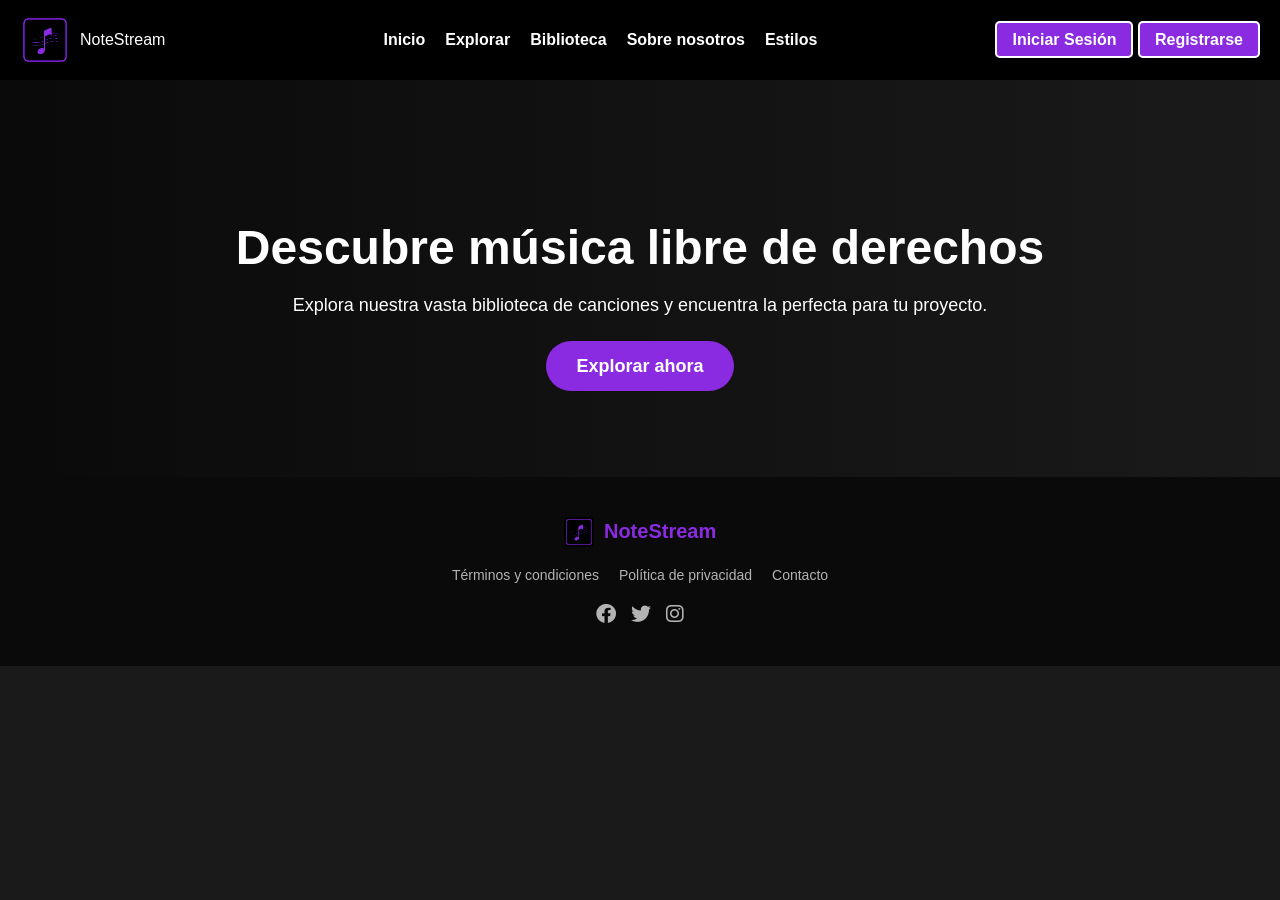
<file: index.html>
<!DOCTYPE html>
<html lang="es">
<head>
    <meta charset="UTF-8">
    <meta name="viewport" content="width=device-width, initial-scale=1.0">
    <title>NoteStream</title>
    <link rel="stylesheet" href="proycto.css">
    <link rel="stylesheet" href="https://cdnjs.cloudflare.com/ajax/libs/font-awesome/6.0.0/css/all.min.css">
    <link rel="icon" href="imagen (1).png">
</head>
<body>
    <header>
        <nav>
            <div class="logo">
                <img src="imagen (1).png" alt="NoteStream Logo">
                <span>NoteStream</span>
            </div>  
            <ul class="nav-links">
                <li><a href="#">Inicio</a></li>
                <li><a href="explore.html ">Explorar</a></li>
                <li><a href="biblioteca.html">Biblioteca</a></li>
                <li><a href="Sobrenosotros.html">Sobre nosotros</a></li>
                <li><a href="estilos.html">Estilos</a></li>
            </ul>
            <div class="user-actions">
                <a href="iniciodesesion.html" class="btn-login">Iniciar Sesión</a>
                <a href="registro.html" class="btn-signup">Registrarse</a>
            </div>
        </nav>
    </header>

    <section id="home" class="hero">
        <div class="hero-content">
            <h1>Descubre música libre de derechos</h1>
            <p>Explora nuestra vasta biblioteca de canciones y encuentra la perfecta para tu proyecto.</p>
            <a href="explore.html" class="btn-explore">Explorar ahora</a>
        </div>
    </section>

    <footer>
        <div class="footer-content">
            <div class="footer-logo">
                <img src="imagen (1).png" alt="NoteStream Logo">
                <span>NoteStream</span>
            </div>
            <div class="footer-links">
                <a href="#">Términos y condiciones</a>
                <a href="#">Política de privacidad</a>
                <a href="Contacto.html">Contacto</a>
            </div>
            <div class="social-media">
                <a href="#"><i class="fab fa-facebook"></i></a>
                <a href="#"><i class="fab fa-twitter"></i></a>
                <a href="#"><i class="fab fa-instagram"></i></a>
            </div>
        </div>
    </footer>
</body>
</html>
</file>
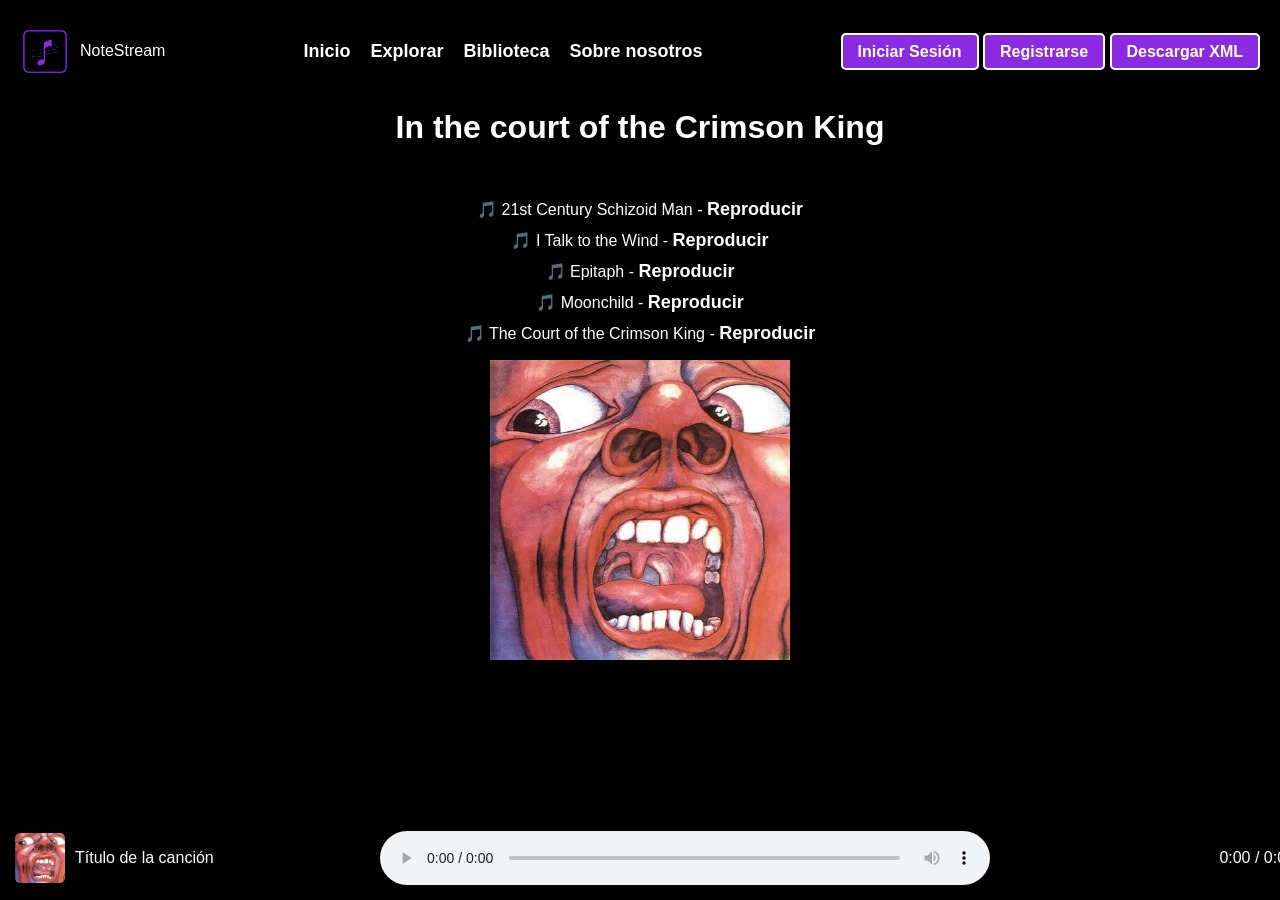
<file: album1.html>
<!DOCTYPE html>
<html lang="es">
<head>
    <meta charset="UTF-8">
    <meta name="viewport" content="width=device-width, initial-scale=1.0">
    <title>In the court of the Crimson King</title>
    <link rel="stylesheet" href="explore.css">
    <link rel="icon" href="imagen (1).png">
    <style>
        #player-container {
    display: none;
    position: fixed;
    bottom: 0;
    width: 100%;
    background: #000;
    padding: 15px;
    color: #fff;
    font-family: Arial, sans-serif;
    display: flex;
    align-items: center;
    justify-content: space-between;
}
#album-cover {
    width: 50px;
    height: 50px;
    border-radius: 5px;
    margin-right: 10px;
}
#song-info {
    flex: 1;
    text-align: left;
    white-space: nowrap;
    overflow: hidden;
    text-overflow: ellipsis;
}
#audio-player {
    flex: 2;
    min-width: 300px;
}
.progress-container {
    flex: 1;
    text-align: right;
}

    </style>
</head>
<body>
    <header>
   
            <nav>
                <div class="logo">
                    <img src="imagen (1).png" alt="NoteStream Logo">
                    <span>NoteStream</span>
                </div>  
                <ul class="nav-links">
                    <li><a href="index.html">Inicio</a></li>
                    <li><a href="explore.html ">Explorar</a></li>
                    <li><a href="biblioteca.html">Biblioteca</a></li>
                    <li><a href="Sobrenosotros.html">Sobre nosotros</a></li>
                </ul>
                <div class="user-actions">
                    <a href="Iniciodesesion.html" class="btn-login">Iniciar Sesión</a>
                    <a href="registro.html" class="btn-signup">Registrarse</a>
                    <a href="canciones.xml" target="_blank"download="archivo.xml"  class="btn-login">Descargar XML</a>
                </div>
            </nav>
        
        <h1>In the court of the Crimson King</h1>
    </header>

    <section class="song-list">
        <ul>
            <li>🎵 21st Century Schizoid Man - <a href="#" onclick="playSong('canciones/king_crimson_-_21st_century_schizoid_man_including_mirrors.mp3', '21st Century Schizoid Man')">Reproducir</a></li>
            <li>🎵 I Talk to the Wind - <a href="#" onclick="playSong('canciones/king_crimson_-_i_talk_to_the_wind.mp3', 'I Talk to the Wind')">Reproducir</a></li>
            <li>🎵 Epitaph - <a href="#" onclick="playSong('canciones/king_crimson_-_epitaph_including_march_for_no_reason_and_tomorrow_and_tomorrow.mp3', 'Epitaph')">Reproducir</a></li>
            <li>🎵 Moonchild - <a href="#" onclick="playSong('canciones/king_crimson_-_moonchild_including_the_dream_and_the_illusion.mp3', 'Moonchild')">Reproducir</a></li>
            <li>🎵 The Court of the Crimson King - <a href="#" onclick="playSong('canciones/king_crimson_-_the_court_of_the_crimson_king.mp3', 'The Court of the Crimson King')">Reproducir</a></li>
        </ul>
        <div class="imgalbum">
            <img src="discos/in the court.jpg" alt="Track 1"
            width="300" height="300">
        </div>
    </section>

    <div id="player-container">
        <img id="album-cover" src="discos/in the court.jpg" alt="Album Cover">
        <div id="song-info">
            <p id="song-title">Título de la canción</p>
        </div>
        <audio id="audio-player" controls ontimeupdate="updateTime()"></audio>
        <div class="progress-container">
            <span id="current-time">0:00</span> / <span id="total-duration">0:00</span>
        </div>
    </div>

    <script>
        function playSong(songFile, songTitle) {
            var player = document.getElementById('audio-player');
            var container = document.getElementById('player-container');
            var title = document.getElementById('song-title');
            var durationDisplay = document.getElementById('total-duration');

            player.src = songFile // Aquí se debe agregar el link de la canción
            player.play();
            container.style.display = 'flex';
            title.textContent = songTitle;

            player.onloadedmetadata = function() {
                durationDisplay.textContent = formatTime(player.duration);
            };
        }

        function updateTime() {
            var player = document.getElementById('audio-player');
            var currentTimeDisplay = document.getElementById('current-time');
            currentTimeDisplay.textContent = formatTime(player.currentTime);
        }

        function formatTime(seconds) {
            var minutes = Math.floor(seconds / 60);
            var secs = Math.floor(seconds % 60);
            return minutes + ":" + (secs < 10 ? "0" : "") + secs;
        }
    </script>
</body>
</html>
</file>
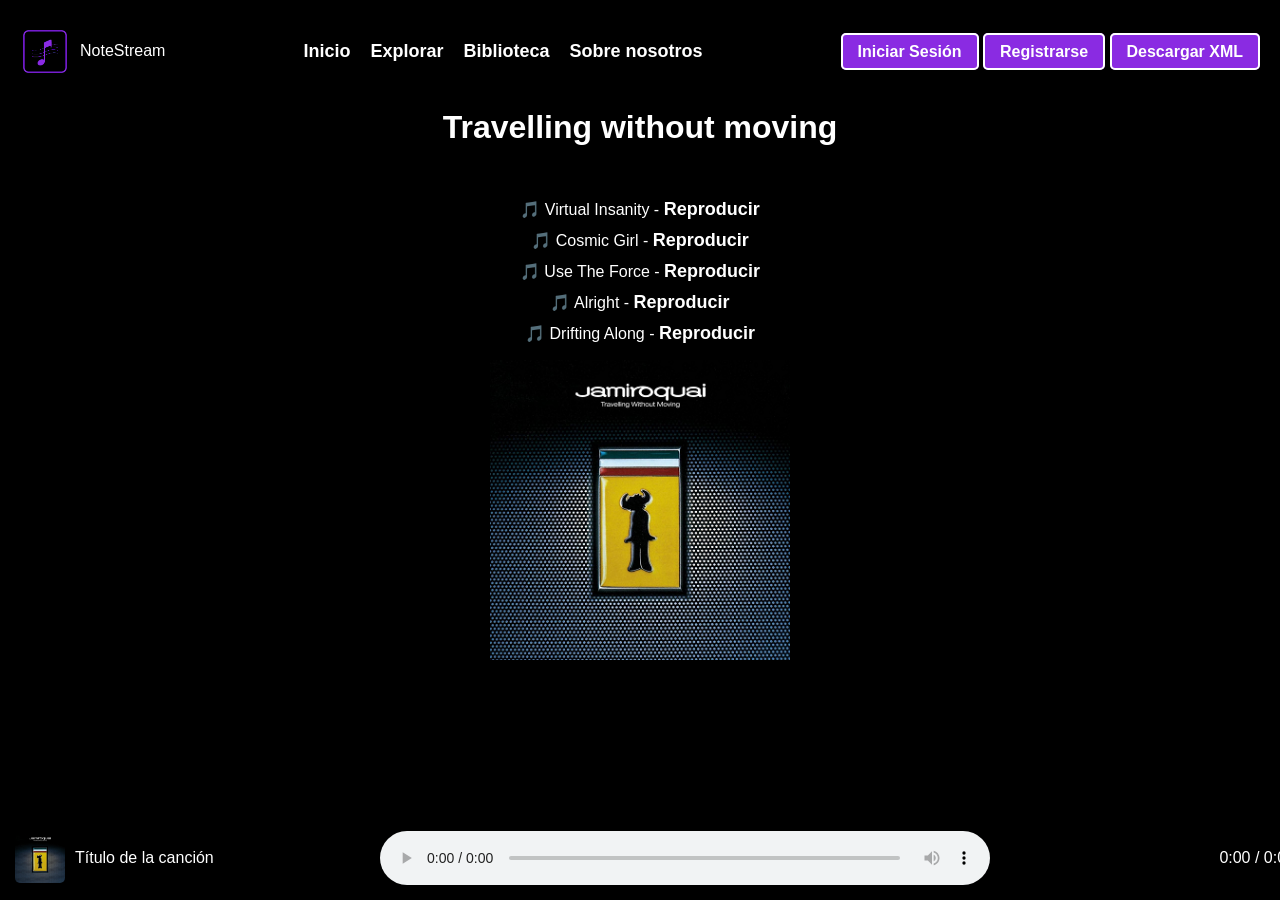
<file: album1jam.html>
<!DOCTYPE html>
<html lang="es">
<head>
    <meta charset="UTF-8">
    <meta name="viewport" content="width=device-width, initial-scale=1.0">
    <title>Travelling without moving</title>
    <link rel="stylesheet" href="explore.css">
    <link rel="icon" href="imagen (1).png">
    <style>
        #player-container {
            display: none;
            position: fixed;
            bottom: 0;
            width: 100%;
            background: #000;
            padding: 15px;
            color: #fff;
            font-family: Arial, sans-serif;
            display: flex;
            align-items: center;
            justify-content: space-between;
        }
        #album-cover {
            width: 50px;
            height: 50px;
            border-radius: 5px;
            margin-right: 10px;
        }
        #song-info {
            flex: 1;
            text-align: left;
            white-space: nowrap;
            overflow: hidden;
            text-overflow: ellipsis;
        }
        #audio-player {
            flex: 2;
            min-width: 300px;
        }
        .progress-container {
            flex: 1;
            text-align: right;
        }
    </style>
</head>
<body>
    <header>
            <nav>
                <div class="logo">
                    <img src="imagen (1).png" alt="NoteStream Logo">
                    <span>NoteStream</span>
                </div>  
                <ul class="nav-links">
                    <li><a href="index.html">Inicio</a></li>
                    <li><a href="explore.html ">Explorar</a></li>
                    <li><a href="biblioteca.html">Biblioteca</a></li>
                    <li><a href="Sobrenosotros.html">Sobre nosotros</a></li>
                </ul>
                <div class="user-actions">
                    <a href="Iniciodesesion.html" class="btn-login">Iniciar Sesión</a>
                    <a href="registro.html" class="btn-signup">Registrarse</a>
                    <a href="canciones.xml" target="_blank"download="archivo.xml"  class="btn-login">Descargar XML</a>
                </div>
            </nav>
        <h1>Travelling without moving</h1>
    </header>

    <section class="song-list">
        <ul>
            <li>🎵 Virtual Insanity - <a href="#" onclick="playSong('canciones/virtual_insanity_remastered_2013.mp3', 'Virtual Insanity')">Reproducir</a></li>
            <li>🎵 Cosmic Girl - <a href="#" onclick="playSong('canciones/jamiroquai_-_cosmic_girl_video.mp3', 'Cosmic Girl')">Reproducir</a></li>
            <li>🎵 Use The Force - <a href="#" onclick="playSong('canciones/jamiroquai_-_use_the_force_audio.mp3', 'Use The Force')">Reproducir</a></li>
            <li>🎵 Alright - <a href="#" onclick="playSong('canciones/jamiroquai_-_alright_video.mp3', 'Alright')">Reproducir</a></li>
            <li>🎵 Drifting Along - <a href="#" onclick="playSong('canciones/jamiroquai_-_drifting_along_audio.mp3', 'Drifting Along')">Reproducir</a></li>
        </ul>
    </section>
    <div class="imgalbum">
        <img src="discos/travelling.png " alt="Track 2"
        width="300" height="300">
    </div>
   
    <div id="player-container">
        <img id="album-cover" src="discos/travelling.png" alt="Album Cover">
        <div id="song-info">
            <p id="song-title">Título de la canción</p>
        </div>
        <audio id="audio-player" controls ontimeupdate="updateTime()"></audio>
        <div class="progress-container">
            <span id="current-time">0:00</span> / <span id="total-duration">0:00</span>
        </div>
    </div>

    <script>
        function playSong(songFile, songTitle) {
            var player = document.getElementById('audio-player');
            var container = document.getElementById('player-container');
            var title = document.getElementById('song-title');
            var durationDisplay = document.getElementById('total-duration');

            player.src = songFile
            player.play();
            container.style.display = 'flex';
            title.textContent = songTitle;

            player.onloadedmetadata = function() {
                durationDisplay.textContent = formatTime(player.duration);
            };
        }

        function updateTime() {
            var player = document.getElementById('audio-player');
            var currentTimeDisplay = document.getElementById('current-time');
            currentTimeDisplay.textContent = formatTime(player.currentTime);
        }

        function formatTime(seconds) {
            var minutes = Math.floor(seconds / 60);
            var secs = Math.floor(seconds % 60);
            return minutes + ":" + (secs < 10 ? "0" : "") + secs;
        }
    </script>
</body>
</html>
</file>
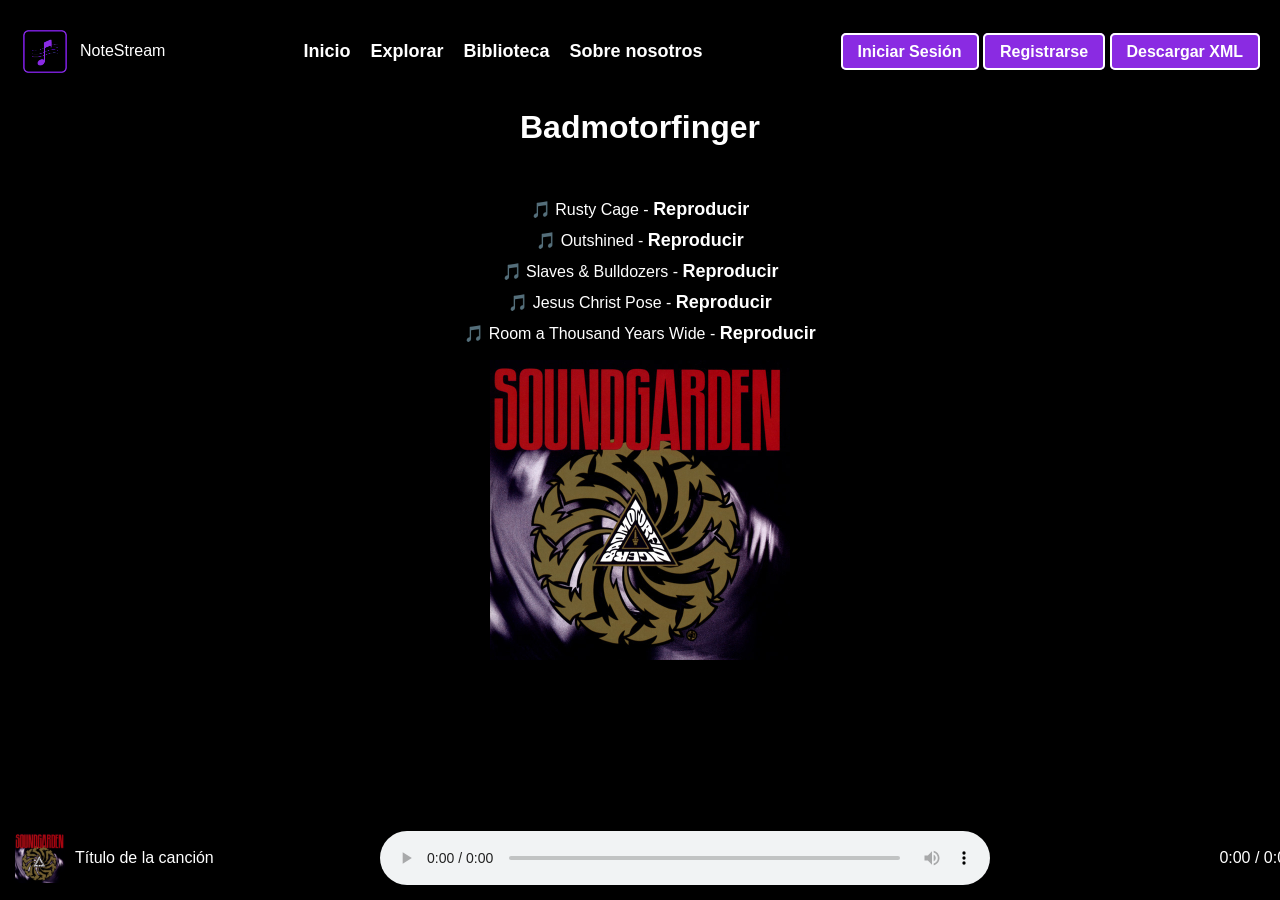
<file: album1sound.html>
<!DOCTYPE html>
<html lang="es">
<head>
    <meta charset="UTF-8">
    <meta name="viewport" content="width=device-width, initial-scale=1.0">
    <title>Badmotorfinger</title>
    <link rel="stylesheet" href="explore.css">
    <link rel="icon" href="imagen (1).png">
    <style>
        #player-container {
            display: none;
            position: fixed;
            bottom: 0;
            width: 100%;
            background: #000;
            padding: 15px;
            color: #fff;
            font-family: Arial, sans-serif;
            display: flex;
            align-items: center;
            justify-content: space-between;
        }
        #album-cover {
            width: 50px;
            height: 50px;
            border-radius: 5px;
            margin-right: 10px;
        }
        #song-info {
            flex: 1;
            text-align: left;
            white-space: nowrap;
            overflow: hidden;
            text-overflow: ellipsis;
        }
        #audio-player {
            flex: 2;
            min-width: 300px;
        }
        .progress-container {
            flex: 1;
            text-align: right;
        }
    </style>
</head>
<body>
    <header>
        <nav>
            <div class="logo">
                <img src="imagen (1).png" alt="NoteStream Logo">
                <span>NoteStream</span>
            </div>  
            <ul class="nav-links">
                <li><a href="index.html">Inicio</a></li>
                <li><a href="explore.html ">Explorar</a></li>
                <li><a href="biblioteca.html">Biblioteca</a></li>
                <li><a href="Sobrenosotros.html">Sobre nosotros</a></li>
            </ul>
            <div class="user-actions">
                <a href="Iniciodesesion.html" class="btn-login">Iniciar Sesión</a>
                <a href="registro.html" class="btn-signup">Registrarse</a>
                <a href="canciones.xml" target="_blank"download="archivo.xml"  class="btn-login">Descargar XML</a>
            </div>
        </nav>
        <h1>Badmotorfinger</h1>
    </header>

    <section class="song-list">
    <ul>
        <li>🎵 Rusty Cage - <a href="#" onclick="playSong('canciones/rusty_cage_remastered_2016.mp3', 'Rusty Cage')">Reproducir</a></li>
        <li>🎵 Outshined - <a href="#" onclick="playSong('canciones/outshined_remastered_2016.mp3', 'Outshined')">Reproducir</a></li>
        <li>🎵 Slaves & Bulldozers - <a href="#" onclick="playSong('canciones/slaves__bulldozers_remastered_2016.mp3', 'Slaves & Bulldozers')">Reproducir</a></li>
        <li>🎵 Jesus Christ Pose - <a href="#" onclick="playSong('canciones/jesus_christ_pose_remastered_2016.mp3', 'Jesus Christ Pose')">Reproducir</a></li>
        <li>🎵 Room a Thousand Years Wide - <a href="#" onclick="playSong('canciones/room_a_thousand_years_wide_remastered_2016.mp3', 'Room a Thousand Years Wide')">Reproducir</a></li>
    </ul>
    </section>
    <div class="imgalbum">
        <img src="discos/badmotorfinger.jpg" alt="Track 2"
        height="300" width="300">
    </div>
   
    <div id="player-container">
        <img id="album-cover" src="discos/badmotorfinger.jpg" alt="Album Cover">
        <div id="song-info">
            <p id="song-title">Título de la canción</p>
        </div>
        <audio id="audio-player" controls ontimeupdate="updateTime()"></audio>
        <div class="progress-container">
            <span id="current-time">0:00</span> / <span id="total-duration">0:00</span>
        </div>
    </div>

    <script>
        function playSong(songFile, songTitle) {
            var player = document.getElementById('audio-player');
            var container = document.getElementById('player-container');
            var title = document.getElementById('song-title');
            var durationDisplay = document.getElementById('total-duration');

            player.src = songFile; // Aquí se debe agregar el link de la canción
            player.play();
            container.style.display = 'flex';
            title.textContent = songTitle;

            player.onloadedmetadata = function() {
                durationDisplay.textContent = formatTime(player.duration);
            };
        }

        function updateTime() {
            var player = document.getElementById('audio-player');
            var currentTimeDisplay = document.getElementById('current-time');
            currentTimeDisplay.textContent = formatTime(player.currentTime);
        }

        function formatTime(seconds) {
            var minutes = Math.floor(seconds / 60);
            var secs = Math.floor(seconds % 60);
            return minutes + ":" + (secs < 10 ? "0" : "") + secs;
        }
    </script>
</body>
</html>
</file>
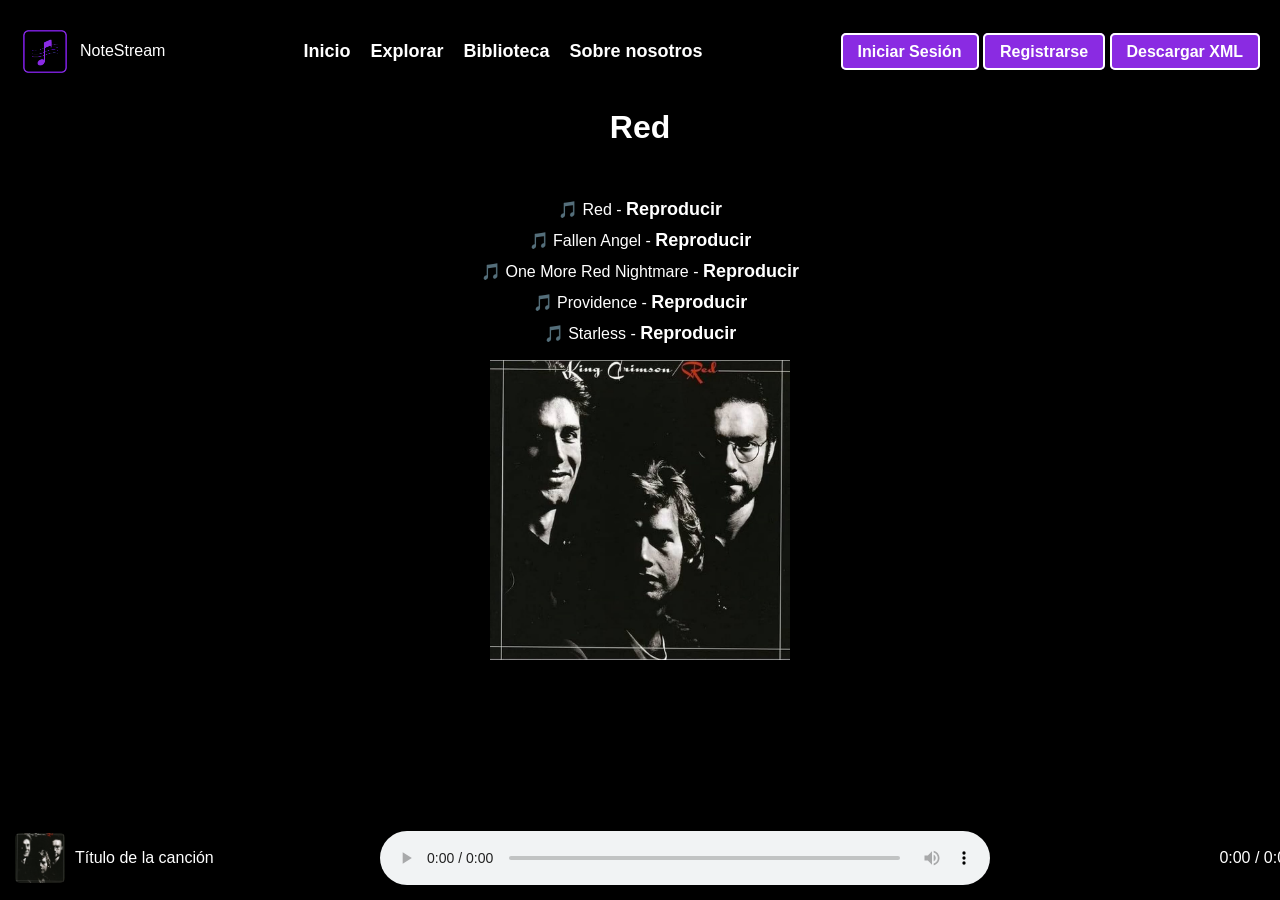
<file: album2.html>
<!DOCTYPE html>
<html lang="es">
<head>
    <meta charset="UTF-8">
    <meta name="viewport" content="width=device-width, initial-scale=1.0">
    <title>Red</title>
    <link rel="stylesheet" href="explore.css">
    <link rel="icon" href="imagen (1).png">
    <style>
        #player-container {
            display: none;
            position: fixed;
            bottom: 0;
            width: 100%;
            background: #000;
            padding: 15px;
            color: #fff;
            font-family: Arial, sans-serif;
            display: flex;
            align-items: center;
            justify-content: space-between;
        }
        #album-cover {
            width: 50px;
            height: 50px;
            border-radius: 5px;
            margin-right: 10px;
        }
        #song-info {
            flex: 1;
            text-align: left;
            white-space: nowrap;
            overflow: hidden;
            text-overflow: ellipsis;
        }
        #audio-player {
            flex: 2;
            min-width: 300px;
        }
        .progress-container {
            flex: 1;
            text-align: right;
        }
    </style>
</head>
<body>
    <header>
        <nav>
            <div class="logo">
                <img src="imagen (1).png" alt="NoteStream Logo">
                <span>NoteStream</span>
            </div>  
            <ul class="nav-links">
                <li><a href="index.html">Inicio</a></li>
                <li><a href="explore.html ">Explorar</a></li>
                <li><a href="biblioteca.html">Biblioteca</a></li>
                <li><a href="Sobrenosotros.html">Sobre nosotros</a></li>
            </ul>
            <div class="user-actions">
                <a href="Iniciodesesion.html" class="btn-login">Iniciar Sesión</a>
                <a href="registro.html" class="btn-signup">Registrarse</a>
                <a href="canciones.xml" target="_blank"download="archivo.xml"  class="btn-login">Descargar XML</a>
            </div>
        </nav>
        <h1>Red</h1>
    </header>

    <section class="song-list">
        <ul>
            <li>🎵 Red - <a href="#" onclick="playSong('canciones/king_crimson_-_red.mp3', 'Red')">Reproducir</a></li>
            <li>🎵 Fallen Angel - <a href="#" onclick="playSong('canciones/king_crimson_-_fallen_angel.mp3', 'Fallen Angel')">Reproducir</a></li>
            <li>🎵 One More Red Nightmare - <a href="#" onclick="playSong('canciones/king_crimson_-_one_more_red_nightmare.mp3', 'One More Red Nightmare')">Reproducir</a></li>
            <li>🎵 Providence - <a href="#" onclick="playSong('canciones/king_crimson_-_providence.mp3', 'Providence')">Reproducir</a></li>
            <li>🎵 Starless - <a href="#" onclick="playSong('canciones/king_crimson_-_starless.mp3', 'Starless')">Reproducir</a></li>
        </ul>
        <div class="imgalbum">
            <img src="discos/red.jpg" alt="Track 2"
            height="300px" width="300px">
        </div>
    </section>

    

    <div id="player-container">
        <img id="album-cover" src="discos/red.jpg" alt="Album Cover">
        <div id="song-info">
            <p id="song-title">Título de la canción</p>
        </div>
        <audio id="audio-player" controls ontimeupdate="updateTime()"></audio>
        <div class="progress-container">
            <span id="current-time">0:00</span> / <span id="total-duration">0:00</span>
        </div>
    </div>

    <script>
        function playSong(songFile, songTitle) {
            var player = document.getElementById('audio-player');
            var container = document.getElementById('player-container');
            var title = document.getElementById('song-title');
            var durationDisplay = document.getElementById('total-duration');

            player.src = songFile; // Aquí se debe agregar el link de la canción
            player.play();
            container.style.display = 'flex';
            title.textContent = songTitle;

            player.onloadedmetadata = function() {
                durationDisplay.textContent = formatTime(player.duration);
            };
        }

        function updateTime() {
            var player = document.getElementById('audio-player');
            var currentTimeDisplay = document.getElementById('current-time');
            currentTimeDisplay.textContent = formatTime(player.currentTime);
        }

        function formatTime(seconds) {
            var minutes = Math.floor(seconds / 60);
            var secs = Math.floor(seconds % 60);
            return minutes + ":" + (secs < 10 ? "0" : "") + secs;
        }
    </script>
</body>
</html>
</file>
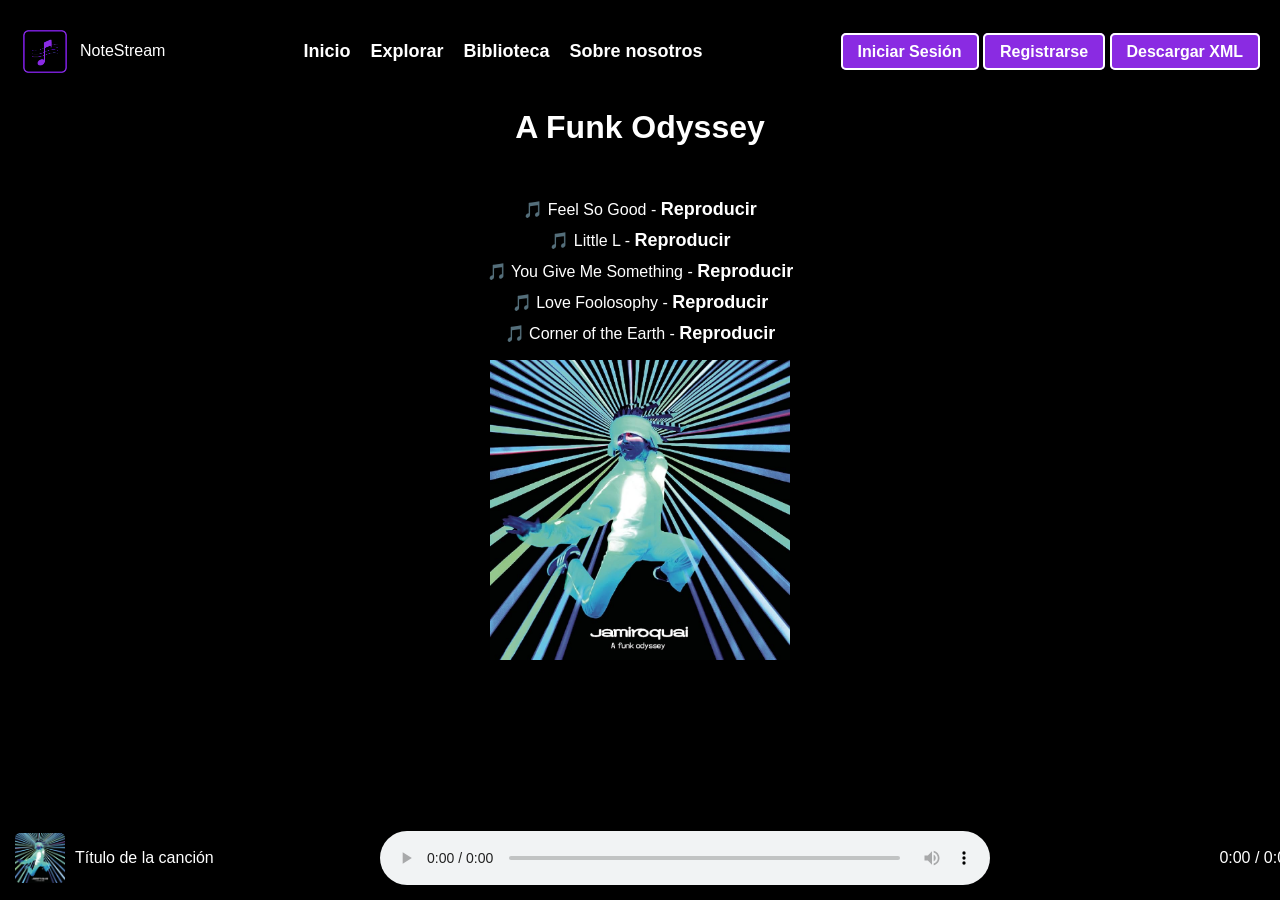
<file: album2jam.html>
<!DOCTYPE html>
<html lang="es">
<head>
    <meta charset="UTF-8">
    <meta name="viewport" content="width=device-width, initial-scale=1.0">
    <title>A Funk Odyssey</title>
    <link rel="stylesheet" href="explore.css">
    <link rel="icon" href="imagen (1).png">
    <style>
        #player-container {
            display: none;
            position: fixed;
            bottom: 0;
            width: 100%;
            background: #000;
            padding: 15px;
            color: #fff;
            font-family: Arial, sans-serif;
            display: flex;
            align-items: center;
            justify-content: space-between;
        }
        #album-cover {
            width: 50px;
            height: 50px;
            border-radius: 5px;
            margin-right: 10px;
        }
        #song-info {
            flex: 1;
            text-align: left;
            white-space: nowrap;
            overflow: hidden;
            text-overflow: ellipsis;
        }
        #audio-player {
            flex: 2;
            min-width: 300px;
        }
        .progress-container {
            flex: 1;
            text-align: right;
        }
    </style>
</head>
<body>
    <header>
        <nav>
            <div class="logo">
                <img src="imagen (1).png" alt="NoteStream Logo">
                <span>NoteStream</span>
            </div>  
            <ul class="nav-links">
                <li><a href="index.html">Inicio</a></li>
                <li><a href="explore.html ">Explorar</a></li>
                <li><a href="biblioteca.html">Biblioteca</a></li>
                <li><a href="Sobrenosotros.html">Sobre nosotros</a></li>
            </ul>
            <div class="user-actions">
                <a href="Iniciodesesion.html" class="btn-login">Iniciar Sesión</a>
                <a href="registro.html" class="btn-signup">Registrarse</a>
                <a href="canciones.xml" target="_blank"download="archivo.xml"  class="btn-login">Descargar XML</a>
            </div>
        </nav>
        <h1>A Funk Odyssey</h1>
    </header>

    <section class="song-list">
        <ul>
            <li>🎵 Feel So Good - <a href="#" onclick="playSong('canciones/jamiroquai-feel_so_good.mp3', 'Feel So Good')">Reproducir</a></li>
            <li>🎵 Little L - <a href="#" onclick="playSong('canciones/jamiroquai_-_little_l_lyrics.mp3', 'Little L')">Reproducir</a></li>
            <li>🎵 You Give Me Something - <a href="#" onclick="playSong('canciones/jamiroquai_-_you_give_me_something.mp3', 'You Give Me Something')">Reproducir</a></li>
            <li>🎵 Love Foolosophy - <a href="#" onclick="playSong('canciones/jamiroquai_-_love_foolosophy.mp3', 'Love Foolosophy')">Reproducir</a></li>
            <li>🎵 Corner of the Earth - <a href="#" onclick="playSong('canciones/jamiroquai_-_corner_of_the_earth.mp3', 'Corner of the Earth')">Reproducir</a></li>
        </ul>
    </section>
    <div class="imgalbum">
        <img src="discos/funky.jpg" alt="Track 2"
        height="300px" width="300px">
    </div>
    

    <div id="player-container">
        <img id="album-cover" src="discos/funky.jpg" alt="Album Cover">
        <div id="song-info">
            <p id="song-title">Título de la canción</p>
        </div>
        <audio id="audio-player" controls ontimeupdate="updateTime()"></audio>
        <div class="progress-container">
            <span id="current-time">0:00</span> / <span id="total-duration">0:00</span>
        </div>
    </div>

    <script>
        function playSong(songFile, songTitle) {
            var player = document.getElementById('audio-player');
            var container = document.getElementById('player-container');
            var title = document.getElementById('song-title');
            var durationDisplay = document.getElementById('total-duration');

            player.src = songFile; // Aquí se debe agregar el link de la canción
            player.play();
            container.style.display = 'flex';
            title.textContent = songTitle;

            player.onloadedmetadata = function() {
                durationDisplay.textContent = formatTime(player.duration);
            };
        }

        function updateTime() {
            var player = document.getElementById('audio-player');
            var currentTimeDisplay = document.getElementById('current-time');
            currentTimeDisplay.textContent = formatTime(player.currentTime);
        }

        function formatTime(seconds) {
            var minutes = Math.floor(seconds / 60);
            var secs = Math.floor(seconds % 60);
            return minutes + ":" + (secs < 10 ? "0" : "") + secs;
        }
    </script>
</body>
</html>
</file>
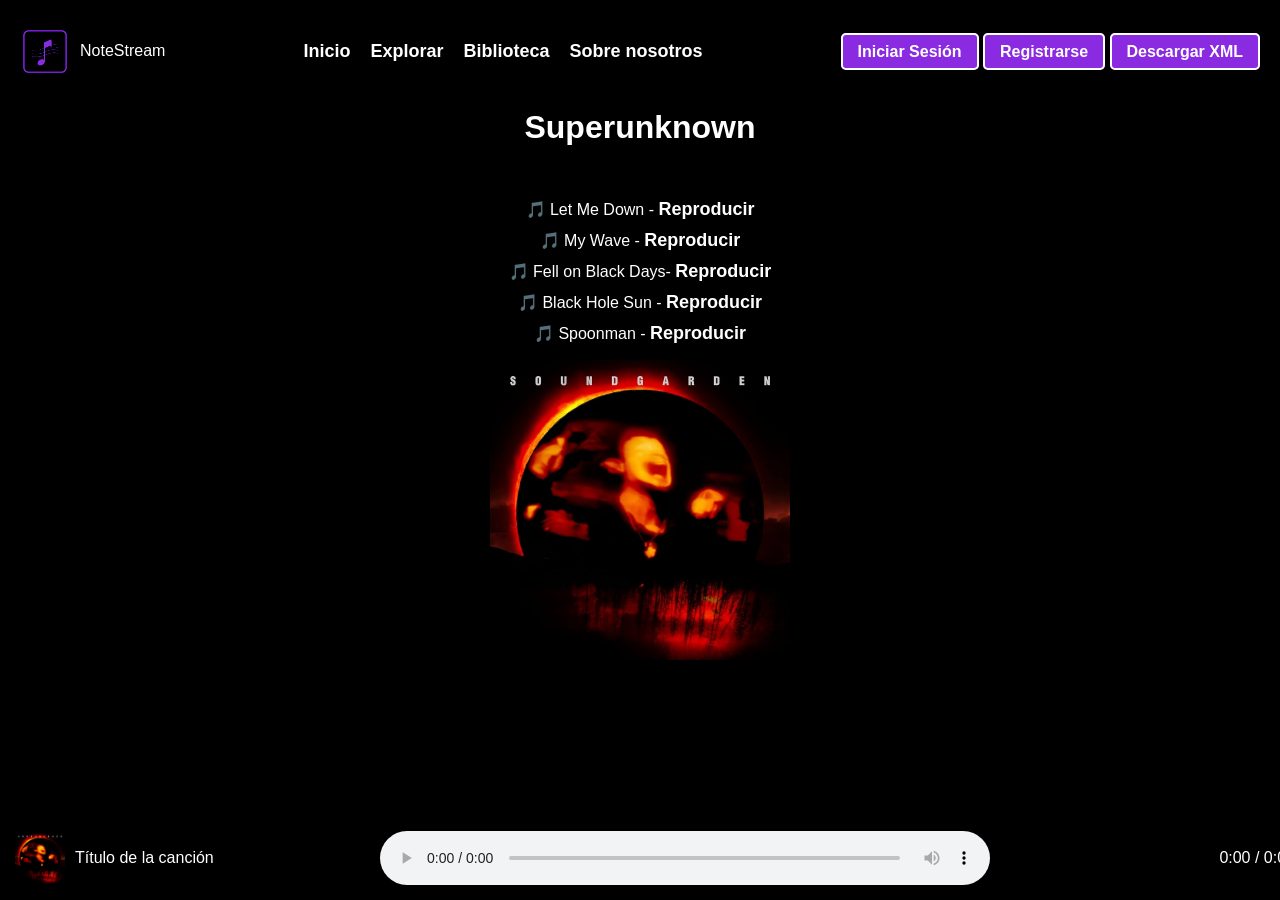
<file: album2sound.html>
<!DOCTYPE html>
<html lang="es">
<head>
    <meta charset="UTF-8">
    <meta name="viewport" content="width=device-width, initial-scale=1.0">
    <title>Superunknown</title>
    <link rel="stylesheet" href="explore.css">
    <link rel="icon" href="imagen (1).png">
    <style>
        #player-container {
            display: none;
            position: fixed;
            bottom: 0;
            width: 100%;
            background: #000;
            padding: 15px;
            color: #fff;
            font-family: Arial, sans-serif;
            display: flex;
            align-items: center;
            justify-content: space-between;
        }
        #album-cover {
            width: 50px;
            height: 50px;
            border-radius: 5px;
            margin-right: 10px;
        }
        #song-info {
            flex: 1;
            text-align: left;
            white-space: nowrap;
            overflow: hidden;
            text-overflow: ellipsis;
        }
        #audio-player {
            flex: 2;
            min-width: 300px;
        }
        .progress-container {
            flex: 1;
            text-align: right;
        }
    </style>
</head>
<body>
    <header>
        <nav>
            <div class="logo">
                <img src="imagen (1).png" alt="NoteStream Logo">
                <span>NoteStream</span>
            </div>  
            <ul class="nav-links">
                <li><a href="index.html">Inicio</a></li>
                <li><a href="explore.html ">Explorar</a></li>
                <li><a href="biblioteca.html">Biblioteca</a></li>
                <li><a href="Sobrenosotros.html">Sobre nosotros</a></li>
            </ul>
            <div class="user-actions">
                <a href="Iniciodesesion.html" class="btn-login">Iniciar Sesión</a>
                <a href="registro.html" class="btn-signup">Registrarse</a>
                <a href="canciones.xml" target="_blank"download="archivo.xml"  class="btn-login">Descargar XML</a>
            </div>
        </nav>
        <h1>Superunknown</h1>
    </header>

    <section class="song-list">
        <ul>
            <li>🎵 Let Me Down - <a href="#" onclick="playSong('canciones/soundgarden_-_let_me_drown.mp3', 'Let Me Down')">Reproducir</a></li>
            <li>🎵 My Wave - <a href="#" onclick="playSong('canciones/soundgarden_-_my_wave.mp3', 'My Wave')">Reproducir</a></li>
            <li>🎵 Fell on Black Days- <a href="#" onclick="playSong('canciones/soundgarden_-_fell_on_black_days.mp3', 'Fell on Black Days')">Reproducir</a></li>
            <li>🎵 Black Hole Sun - <a href="#" onclick="playSong('canciones/soundgarden_-_black_hole_sun.mp3', 'Black Hole Sun')">Reproducir</a></li>
            <li>🎵 Spoonman - <a href="#" onclick="playSong('canciones/soundgarden_-_spoonman.mp3', 'Spoonman')">Reproducir</a></li>
        </ul>
    </section>
    <div class="imgalbum">
        <img src="discos/superunknown.jpg" alt="Track 2"
        height="300px" width="300px">
    </div>
    

    <div id="player-container">
        <img id="album-cover" src="discos/superunknown.jpg" alt="Album Cover">
        <div id="song-info">
            <p id="song-title">Título de la canción</p>
        </div>
        <audio id="audio-player" controls ontimeupdate="updateTime()"></audio>
        <div class="progress-container">
            <span id="current-time">0:00</span> / <span id="total-duration">0:00</span>
        </div>
    </div>

    <script>
        function playSong(songFile, songTitle) {
            var player = document.getElementById('audio-player');
            var container = document.getElementById('player-container');
            var title = document.getElementById('song-title');
            var durationDisplay = document.getElementById('total-duration');

            player.src = songFile; // Aquí se debe agregar el link de la canción
            player.play();
            container.style.display = 'flex';
            title.textContent = songTitle;

            player.onloadedmetadata = function() {
                durationDisplay.textContent = formatTime(player.duration);
            };
        }

        function updateTime() {
            var player = document.getElementById('audio-player');
            var currentTimeDisplay = document.getElementById('current-time');
            currentTimeDisplay.textContent = formatTime(player.currentTime);
        }

        function formatTime(seconds) {
            var minutes = Math.floor(seconds / 60);
            var secs = Math.floor(seconds % 60);
            return minutes + ":" + (secs < 10 ? "0" : "") + secs;
        }
    </script>
</body>
</html>
</file>
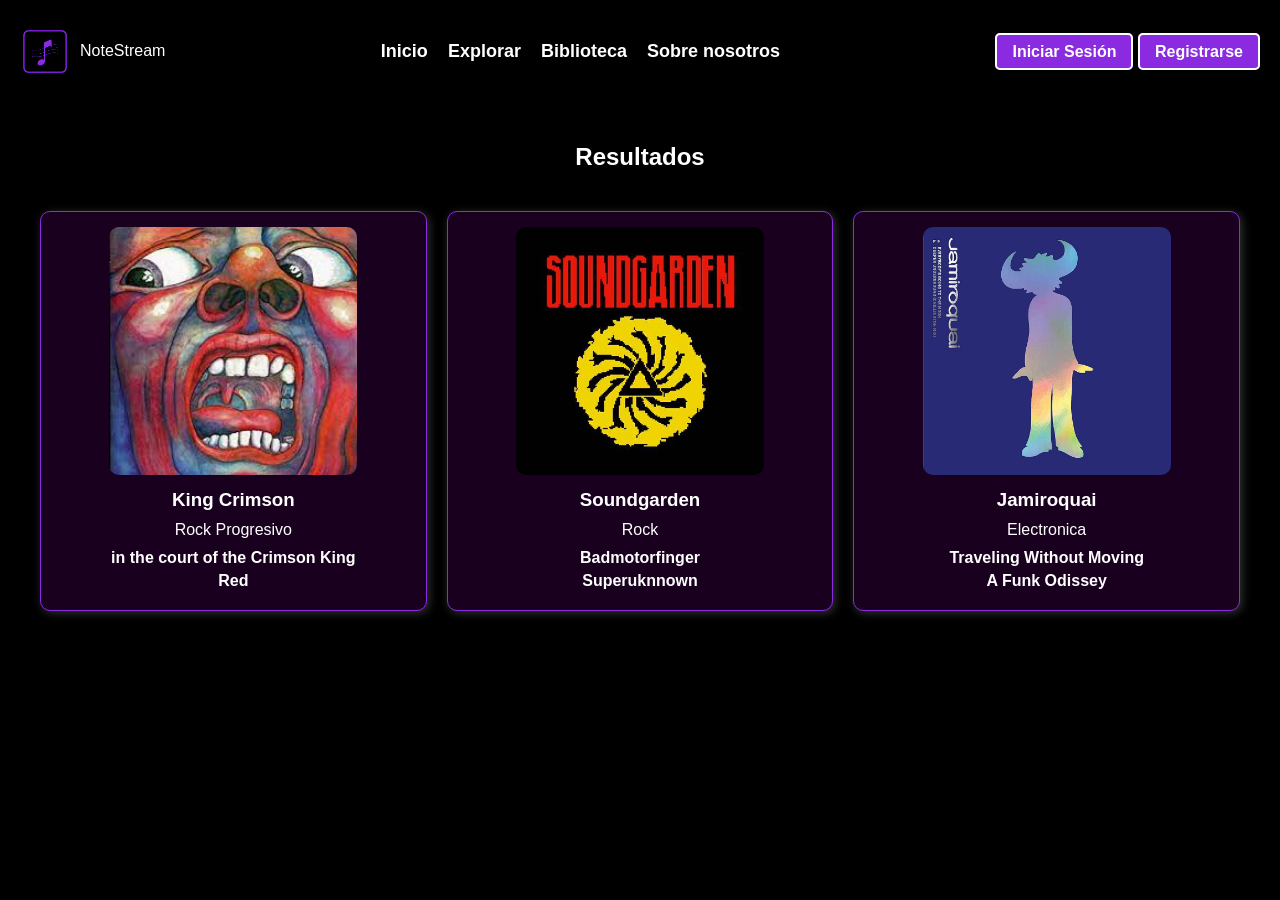
<file: albumes.html>
<!DOCTYPE html>
<html lang="es">
    <head>  
    <meta charset="UTF-8">
    <meta name="viewport" content="width=device-width, initial-scale=1.0">
    <title>Albumes - NoteStream</title>
    <link rel="stylesheet" href="explore.css">
    <link rel="stylesheet" href="https://cdnjs.cloudflare.com/ajax/libs/font-awesome/6.0.0/css/all.min.css">      
    <link rel="icon" href="imagen (1).png">                                                                                                                    
</head>
<header>
    <nav>
        <div class="logo">
            <img src="imagen (1).png" alt="NoteStream Logo">
            <span>NoteStream</span>
        </div>  
        <ul class="nav-links">
            <li><a href="index.html">Inicio</a></li>
            <li><a href="explore.html ">Explorar</a></li>
            <li><a href="biblioteca.html">Biblioteca</a></li>
            <li><a href="Sobrenosotros.html">Sobre nosotros</a></li>
        </ul>
        <div class="user-actions">
            <a href="Iniciodesesion.html" class="btn-login">Iniciar Sesión</a>
            <a href="registro.html" class="btn-signup">Registrarse</a>
        </div>
</header>
<body>
<section class="featured-tracks">
    <h2>Resultados</h2>
    <div class="track-list">
        <!-- Track 1 -->
        <div class="track">
            <img src="images (1).jpg" alt="Track 1">
            <h3>King Crimson</h3>
            <p>Rock Progresivo</p> 
            <div class="album-links">
                <a href="album1.html" target="_self">in the court of the Crimson King</a>
                <a href="album2.html" target="_self">Red</a>
            </div>
        </div>

        <!-- Track 2 -->
        <div class="track">
            <img src="OIP.jpg" alt="Track 2">
            <h3>Soundgarden</h3>
            <p>Rock</p>
            <div class="album-links">
                <a href="album1sound.html" target="_self">Badmotorfinger</a>
                <a href="album2sound.html" target="_self">Superuknnown</a>
            </div>
        </div>

        <!-- Track 3 -->
        <div class="track">
            <img src="61lNy1kTvwS._UF894,1000_QL80_.jpg" alt="Track 3">
            <h3>Jamiroquai</h3>
            <p>Electronica</p>
            <div class="album-links">
                <a href="album1jam.html" target="_self">Traveling Without Moving</a>
                <a href="album2jam.html" target="_self">A Funk Odissey</a>
            </div>
        </div>
    </div>
</section>
</body>
</file>
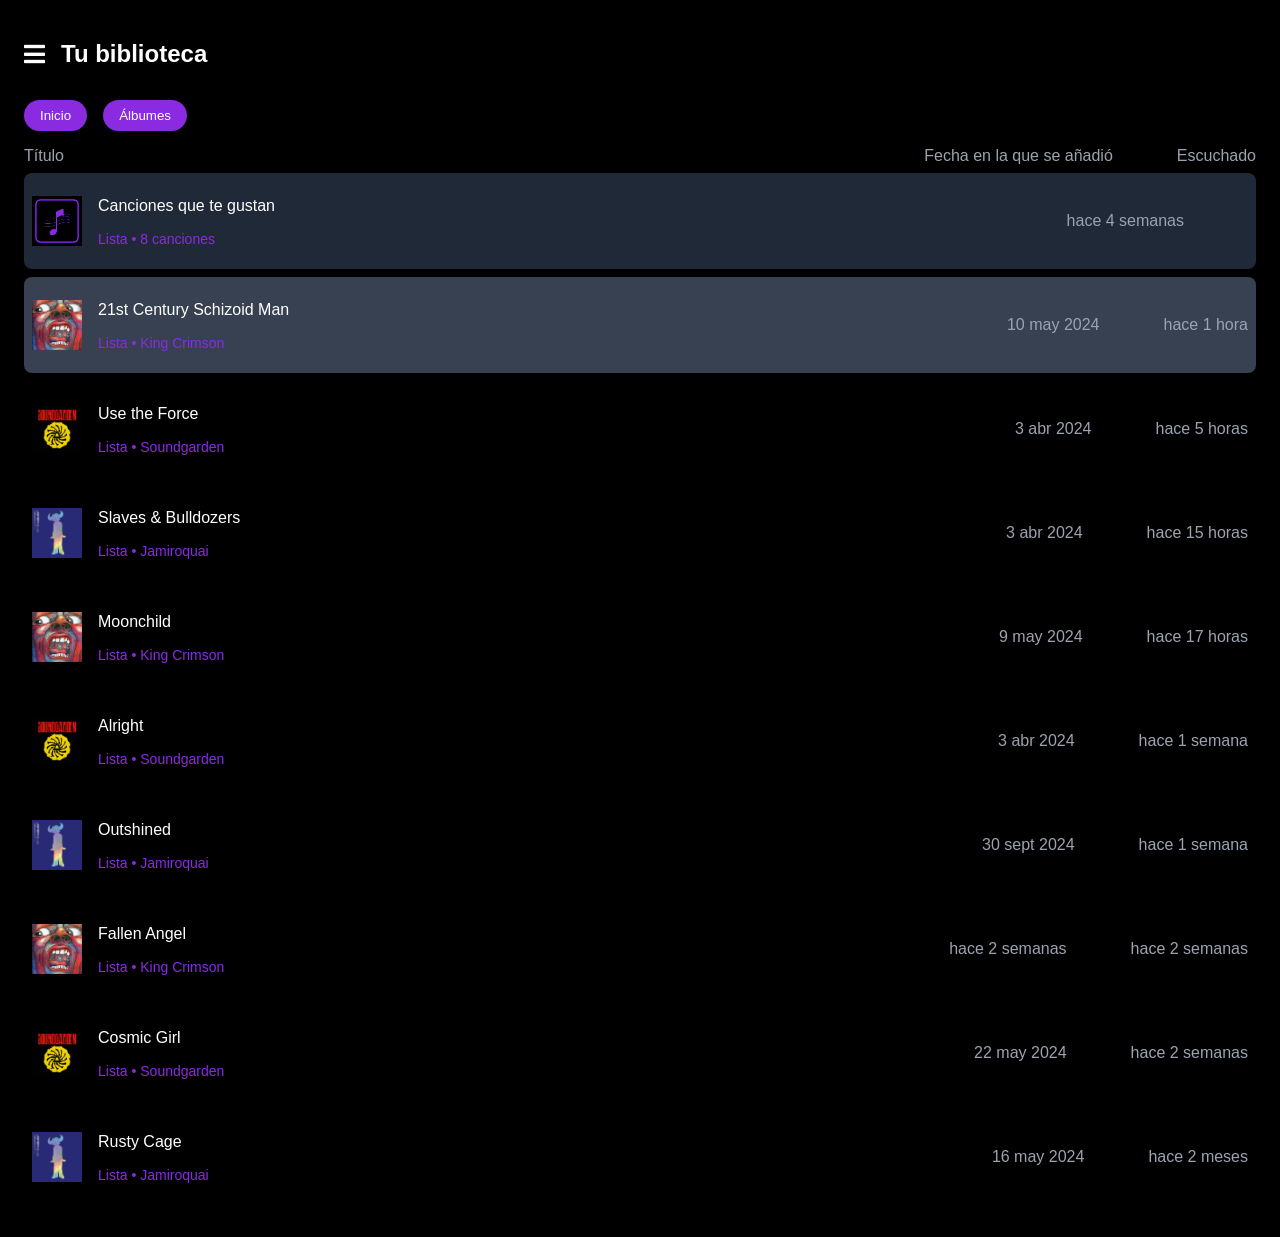
<file: biblioteca.html>
<html lang="es">
<head>
    <meta charset="UTF-8">
    <meta name="viewport" content="width=device-width, initial-scale=1.0">
    <title>Tu biblioteca</title>
    <link rel="stylesheet" href="https://cdnjs.cloudflare.com/ajax/libs/font-awesome/5.15.3/css/all.min.css">
    <link rel="stylesheet" href="biblioteca.css">
    <link rel="icon" href="imagen (1).png">
</head>
<body>
    <div class="container">
        <div class="header">
            <i class="fas fa-bars"></i>
            <h1>Tu biblioteca</h1>
        </div>
        
        <div class="buttons">
         <a href="index.html"><button>Inicio</button></a>
            <a href="explore.html"><button>Álbumes</button></a>
            
        </div>
        <div class="table-header">
            <span>Título</span>
            <div class="table-header-right">
                <span>Fecha en la que se añadió</span>
                <span>Escuchado</span>
            </div>
        </div>
        <div class="item bg-gray-800">
            <div class="item-left">
                <img src="imagen (1).png" alt="Heart icon">
                <div>
                    <p class="text-white">Canciones que te gustan</p>
                    <p class="text-gray-400 text-sm">Lista • 8 canciones</p>
                </div>
            </div>
            <div class="item-right">
                <span>hace 4 semanas</span>
                <span></span>
            </div>
        </div>
        <div class="item bg-gray-700">
            <div class="item-left">
                <img src="images (1).jpg" alt="Album cover">
                <div>
                    <p class="text-green-500">21st Century Schizoid Man</p>
                    <p class="text-gray-400 text-sm">Lista • King Crimson</p>
                </div>
            </div>
            <div class="item-right">
                <span>10 may 2024</span>
                <span>hace 1 hora</span>
            </div>
        </div>
        <div class="item">
            <div class="item-left">
                <img src="OIP.jpg" alt="Album cover">
                <div>
                    <p class="text-white">Use the Force</p>
                    <p class="text-gray-400 text-sm">Lista • Soundgarden</p>
                </div>
            </div>
            <div class="item-right">
                <span>3 abr 2024</span>
                <span>hace 5 horas</span>
            </div>
        </div>
        <div class="item">
            <div class="item-left">
                <img src="61lNy1kTvwS._UF894,1000_QL80_.jpg" alt="Album cover">
                <div>
                    <p class="text-white">Slaves & Bulldozers</p>
                    <p class="text-gray-400 text-sm">Lista • Jamiroquai</p>
                </div>
            </div>
            <div class="item-right">
                <span>3 abr 2024</span>
                <span>hace 15 horas</span>
            </div>
        </div>
        <div class="item">
            <div class="item-left">
                <img src="images (1).jpg" alt="Album cover">
                <div>
                    <p class="text-white">Moonchild</p>
                    <p class="text-gray-400 text-sm">Lista • King Crimson</p>
                </div>
            </div>
            <div class="item-right">
                <span>9 may 2024</span>
                <span>hace 17 horas</span>
            </div>
        </div>
        <div class="item">
            <div class="item-left">
                <img src="OIP.jpg" alt="Album cover">
                <div>
                    <p class="text-white">Alright</p>
                    <p class="text-gray-400 text-sm">Lista • Soundgarden</p>
                </div>
            </div>
            <div class="item-right">
                <span>3 abr 2024</span>
                <span>hace 1 semana</span>
            </div>
        </div>
        <div class="item">
            <div class="item-left">
                <img src="61lNy1kTvwS._UF894,1000_QL80_.jpg" alt="Album cover">
                <div>
                    <p class="text-white">Outshined</p>
                    <p class="text-gray-400 text-sm">Lista • Jamiroquai</p>
                </div>
            </div>
            <div class="item-right">
                <span>30 sept 2024</span>
                <span>hace 1 semana</span>
            </div>
        </div>
        <div class="item">
            <div class="item-left">
                <img src="images (1).jpg" alt="Album cover">
                <div>
                    <p class="text-white">Fallen Angel</p>
                    <p class="text-gray-400 text-sm">Lista • King Crimson</p>
                </div>
            </div>
            <div class="item-right">
                <span>hace 2 semanas</span>
                <span>hace 2 semanas</span>
            </div>
        </div>
        <div class="item">
            <div class="item-left">
                <img src="OIP.jpg" alt="Album cover">
                <div>
                    <p class="text-white">Cosmic Girl</p>
                    <p class="text-gray-400 text-sm">Lista • Soundgarden</p>
                </div>
            </div>
            <div class="item-right">
                <span>22 may 2024</span>
                <span>hace 2 semanas</span>
            </div>
        </div>
        <div class="item">
            <div class="item-left">
                <img src="61lNy1kTvwS._UF894,1000_QL80_.jpg" alt="Album cover">
                <div>
                    <p class="text-white">Rusty Cage</p>
                    <p class="text-gray-400 text-sm">Lista • Jamiroquai</p>
                </div>
            </div>
            <div class="item-right">
                <span>16 may 2024</span>
                <span>hace 2 meses</span>
            </div>
</file>
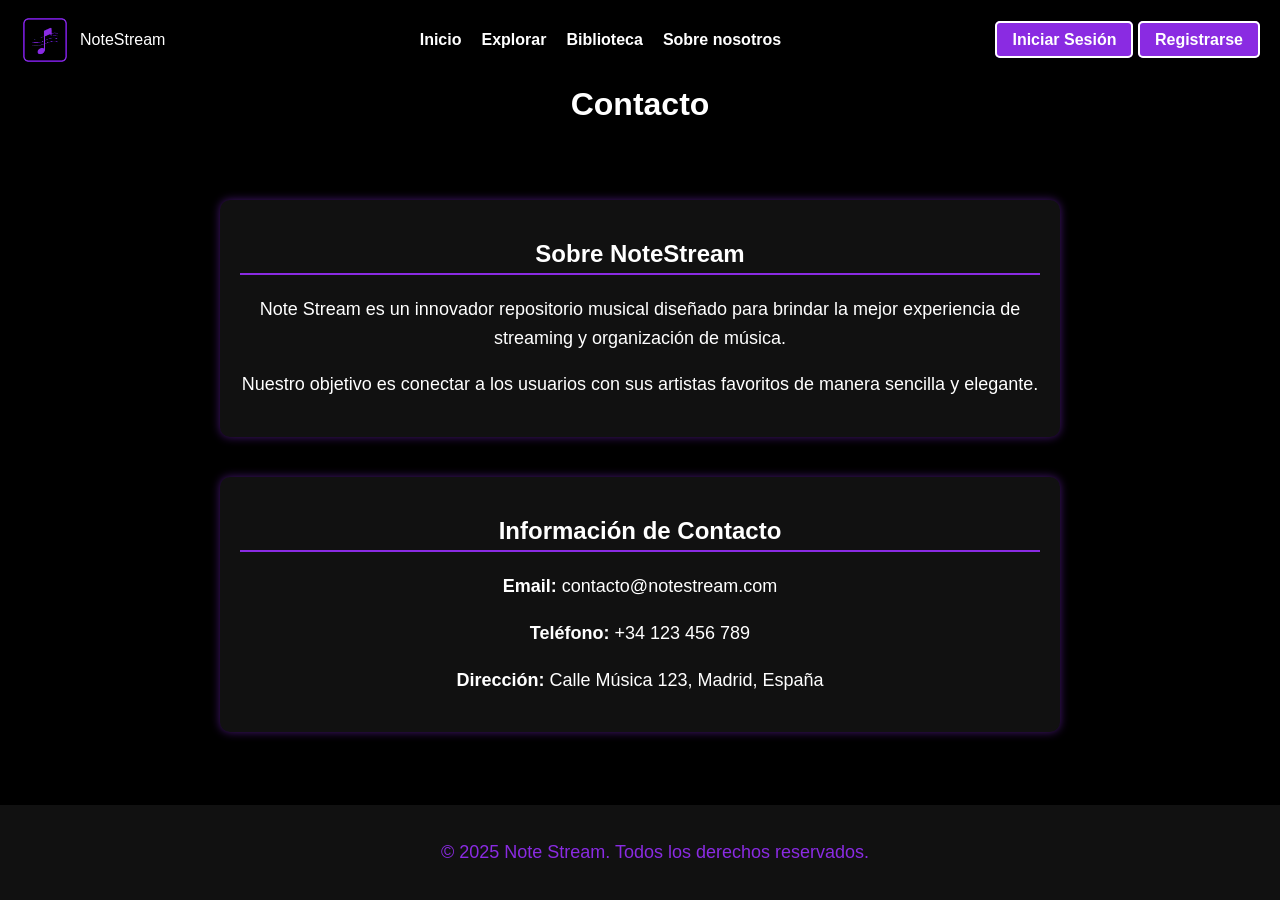
<file: Contacto.html>
<!DOCTYPE html>
<html lang="es">
<head>
    <meta charset="UTF-8">
    <meta name="viewport" content="width=device-width, initial-scale=1.0">
    <title>Contacto - NoteStream</title>
    <link rel="stylesheet" href="contacto.css">
    <link rel="icon" href="imagen (1).png">
</head>
<body>
    <header>
        
            <nav>
                <div class="logo">
                    <img src="imagen (1).png" alt="NoteStream Logo">
                    <span>NoteStream</span>
                </div>  
                <ul class="nav-links">
                    <li><a href="index.html">Inicio</a></li>
                    <li><a href="explore.html ">Explorar</a></li>
                    <li><a href="biblioteca.html">Biblioteca</a></li>
                    <li><a href="Sobrenosotros.html">Sobre nosotros</a></li>
                </ul>
                <div class="user-actions">
                    <a href="Iniciodesesion.html" class="btn-login">Iniciar Sesión</a>
                    <a href="registro.html" class="btn-signup">Registrarse</a>
                </div>
            </nav>
        
        <h1>Contacto</h1>
    </header>
    <section class="info">
        <h2>Sobre NoteStream</h2>
        <p>Note Stream es un innovador repositorio musical diseñado para brindar la mejor experiencia de streaming y organización de música.</p>
        <p>Nuestro objetivo es conectar a los usuarios con sus artistas favoritos de manera sencilla y elegante.</p>
    </section>
    <section class="contacto">
        <h2>Información de Contacto</h2>
        <p><strong>Email:</strong> contacto@notestream.com</p>
        <p><strong>Teléfono:</strong> +34 123 456 789</p>
        <p><strong>Dirección:</strong> Calle Música 123, Madrid, España</p>
    </section>
    <footer>
        <p>&copy; 2025 Note Stream. Todos los derechos reservados.</p>
    </footer>
</body>
</html>
</file>
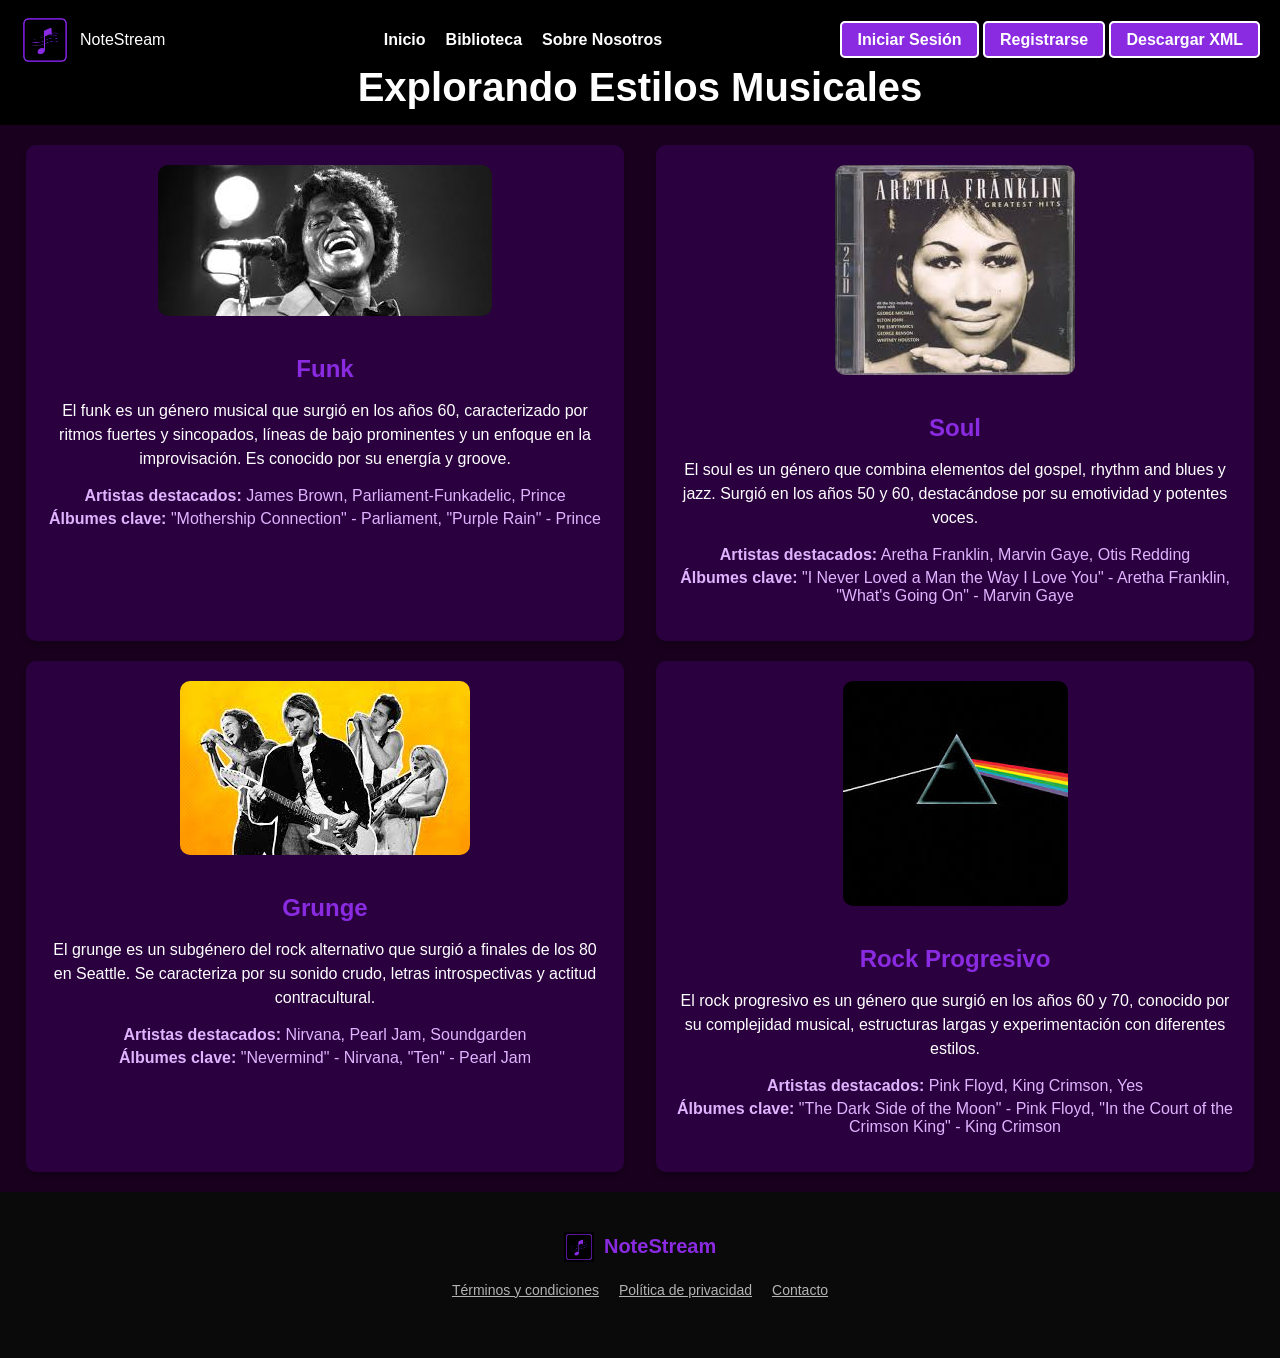
<file: estilos.html>
<!DOCTYPE html>
<html lang="es">
<head>
    <meta charset="UTF-8">
    <meta name="viewport" content="width=device-width, initial-scale=1.0">
    <title>Estilos Musicales</title>
    <link rel="stylesheet" href="estilos.css">
    <link rel="icon" href="imagen (1).png">
</head>
<body>
    <header>
            <nav>
                <div class="logo">
                    <img src="imagen (1).png" alt="NoteStream Logo">
                    <span>NoteStream</span>
                </div>
                <ul class="nav-links">
                    <li><a href="index.html">Inicio</a></li>
                    <li><a href="biblioteca.html">Biblioteca</a></li>
                    <li><a href="Sobrenosotros.html">Sobre Nosotros</a></li>
                </ul>
                <div class="user-actions">
                    <a href="Iniciodesesion.html" class="btn-login">Iniciar Sesión</a>
                    <a href="registro.html" class="btn-signup">Registrarse</a>
                    <a href="estilosdes.xml" target="_blank"download="archivo.xml"  class="btn-login">Descargar XML</a>
                </div>
            </nav>
        <h1>Explorando Estilos Musicales</h1>
    </header>
    <div class="container">
        <!-- Funk -->
        <div class="style-card">
            <img src="funk.jpg" alt="Funk">
            <h2>Funk</h2>
            <p>
                El funk es un género musical que surgió en los años 60, caracterizado por ritmos fuertes y sincopados, líneas de bajo prominentes y un enfoque en la improvisación. Es conocido por su energía y groove.
            </p>
            <ul>
                <li><strong>Artistas destacados:</strong> James Brown, Parliament-Funkadelic, Prince</li>
                <li><strong>Álbumes clave:</strong> "Mothership Connection" - Parliament, "Purple Rain" - Prince</li>
            </ul>
        </div>
        <!-- Soul -->
        <div class="style-card">
            <img src="descarga (1).jpg" alt="Soul">
            <h2>Soul</h2>
            <p>
                El soul es un género que combina elementos del gospel, rhythm and blues y jazz. Surgió en los años 50 y 60, destacándose por su emotividad y potentes voces.
            </p>
            <ul>
                <li><strong>Artistas destacados:</strong> Aretha Franklin, Marvin Gaye, Otis Redding</li>
                <li><strong>Álbumes clave:</strong> "I Never Loved a Man the Way I Love You" - Aretha Franklin, "What's Going On" - Marvin Gaye</li>
            </ul>
        </div>
        <!-- Grunge -->
        <div class="style-card">
            <img src="grunge.jpg" alt="Grunge">
            <h2>Grunge</h2>
            <p>
                El grunge es un subgénero del rock alternativo que surgió a finales de los 80 en Seattle. Se caracteriza por su sonido crudo, letras introspectivas y actitud contracultural.
            </p>
            <ul>
                <li><strong>Artistas destacados:</strong> Nirvana, Pearl Jam, Soundgarden</li>
                <li><strong>Álbumes clave:</strong> "Nevermind" - Nirvana, "Ten" - Pearl Jam</li>
            </ul>
        </div>
        <!-- Rock Progresivo -->
        <div class="style-card">
            <img src="Pink floyd.jpg" alt="Rock Progresivo">
            <h2>Rock Progresivo</h2>
            <p>
                El rock progresivo es un género que surgió en los años 60 y 70, conocido por su complejidad musical, estructuras largas y experimentación con diferentes estilos.
            </p>
            <ul>
                <li><strong>Artistas destacados:</strong> Pink Floyd, King Crimson, Yes</li>
                <li><strong>Álbumes clave:</strong> "The Dark Side of the Moon" - Pink Floyd, "In the Court of the Crimson King" - King Crimson</li>
            </ul>
        </div>
    </div>
    <footer>
        <div class="footer-content">
            <div class="footer-logo">
                <img src="imagen (1).png" alt="NoteStream Logo">
                <span>NoteStream</span>
            </div>
            <div class="footer-links">
                <a href="#">Términos y condiciones</a>
                <a href="#">Política de privacidad</a>
                <a href="Contacto.html">Contacto</a>
            </div>
            <div class="social-media">
                <a href="#"><i class="fab fa-facebook"></i></a>
                <a href="#"><i class="fab fa-twitter"></i></a>
                <a href="#"><i class="fab fa-instagram"></i></a>
            </div>
        </div>
    </footer>
</body>
</html>
</file>
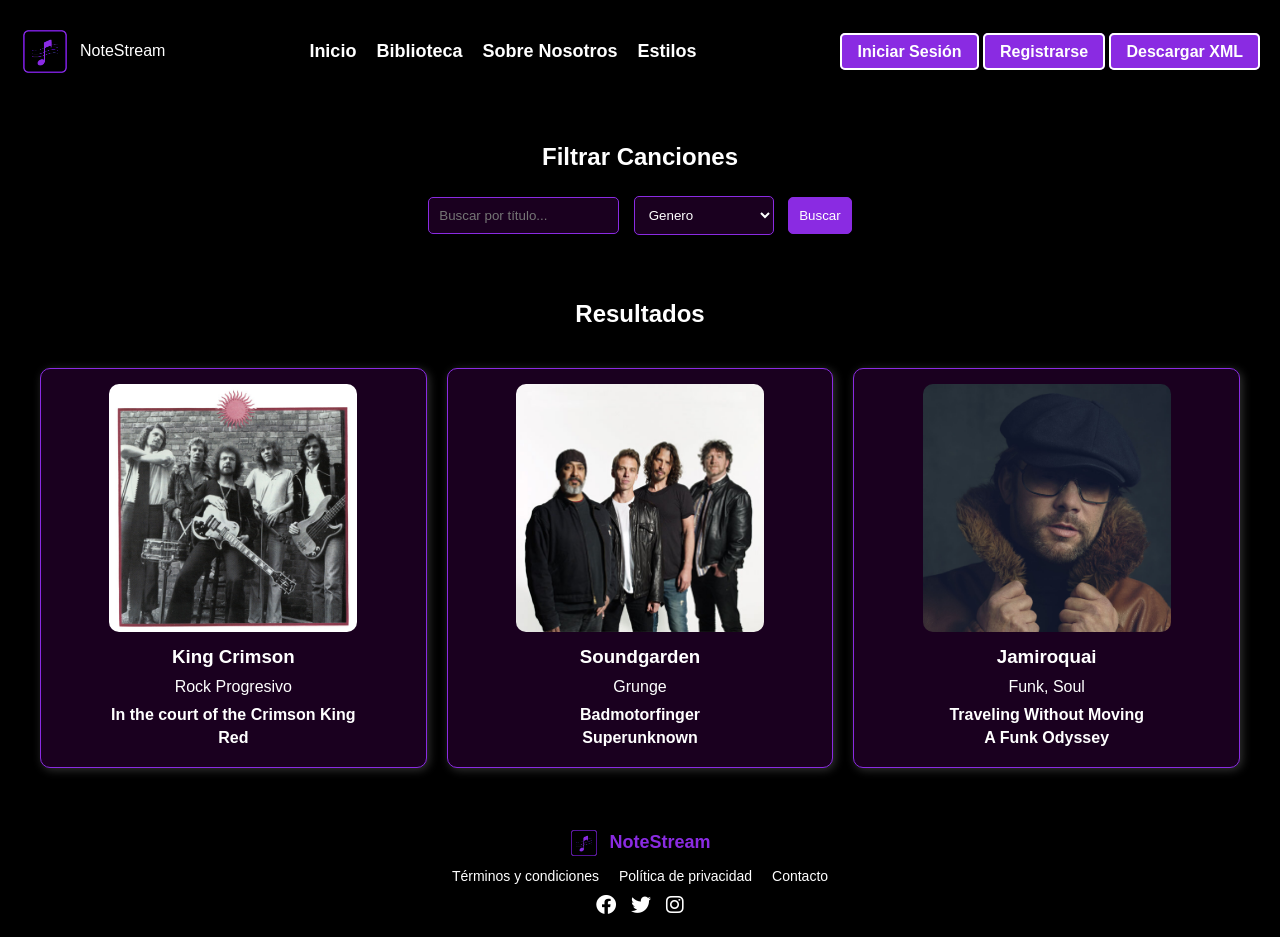
<file: explore.html>
<!DOCTYPE html>
<html lang="es">
    <head>  
    <meta charset="UTF-8">
    <meta name="viewport" content="width=device-width, initial-scale=1.0">
    <title>Explorar Música - NoteStream</title>
    <link rel="stylesheet" href="explore.css">
    <link rel="stylesheet" href="https://cdnjs.cloudflare.com/ajax/libs/font-awesome/6.0.0/css/all.min.css">    
    <link rel="icon" href="imagen (1).png">                                                                                                                      
</head>
<body>
    <!-- Header -->
    <header>
        <nav>
            <div class="logo">
                <img src="imagen (1).png" alt="NoteStream Logo">
                <span>NoteStream</span>
            </div>
            <ul class="nav-links">
                <li><a href="index.html">Inicio</a></li>
                <li><a href="biblioteca.html">Biblioteca</a></li>
                <li><a href="Sobrenosotros.html">Sobre Nosotros</a></li>
                <li><a href="estilos.html">Estilos</a></li>
            </ul>
            <div class="user-actions">
                <a href="Iniciodesesion.html" class="btn-login">Iniciar Sesión</a>
                <a href="registro.html" class="btn-signup">Registrarse</a>
                <a href="grupos.xml" target="_blank"download="archivo.xml"  class="btn-login">Descargar XML</a>
            </div>
        </nav>
    </header>

    <!-- Filtros de Búsqueda -->
    <section class="filters">
        <h2>Filtrar Canciones</h2>
        <div class="filter-options">
            <input type="text" placeholder="Buscar por título..." id="search">
            <select id="genre">
                <option value="">Genero</option>
                <option value="pop">Rock Progresivo</option>
                <option value="electronic">Funk</option>
                <option value="electronic">Soul</option>
                <option value="electronic">Grunge</option>
            </select>
            <button class="btn-explore">Buscar</button>
        </div>
    </section>
    <section class="featured-tracks">
        <h2>Resultados</h2>
        <div class="track-list">
            <!-- Track 1 -->
            <div class="track">
                <img src="grupos/king crimson.jpg" alt="Track 1">
                <h3>King Crimson</h3>
                <p>Rock Progresivo</p>
                <div class="album-links">
                    <a href="album1.html" target="_self">In the court of the Crimson King</a>
                    <a href="album2.html" target="_self">Red</a>
                </div>
            </div>
            <!-- Track 2 -->
            <div class="track">
                <img src="grupos/soundgarden.jpg" alt="Track 2">
                <h3>Soundgarden</h3>
                <p>Grunge</p>
                <div class="album-links">
                    <a href="album1sound.html" target="_self">Badmotorfinger</a>
                    <a href="album2sound.html" target="_self">Superunknown</a>
                </div>
            </div>
            <!-- Track 3 -->
            <div class="track">
                <img src="grupos/jamiroquai.jpg" alt="Track 3">
                <h3>Jamiroquai</h3>
                <p>Funk, Soul</p>
                <div class="album-links">
                    <a href="album1jam.html" target="_self">Traveling Without Moving</a>
                    <a href="album2jam.html" target="_self">A Funk Odyssey</a>
                </div>
            </div>
        </div>
    </section>

    <!-- Footer -->
    <footer>
        <div class="footer-content">
            <div class="footer-logo">
                <img src="imagen (1).png" alt="NoteStream Logo">
                <span class="brand-name">NoteStream</span>
            </div>
            <div class="footer-links">
                <a href="#">Términos y condiciones</a>
                <a href="#">Política de privacidad</a>
                <a href="#">Contacto</a>
            </div>
            <div class="social-media">
                <a href="#"><i class="fab fa-facebook"></i></a>
                <a href="#"><i class="fab fa-twitter"></i></a>
                <a href="#"><i class="fab fa-instagram"></i></a>
            </div>
        </div>
    </footer>
    
    <script>
        document.addEventListener("DOMContentLoaded", function () {
            const searchInput = document.getElementById("search");
            const searchButton = document.querySelector(".btn-explore");
            
            const albums = {
                "in the court of the crimson king": "album1.html",
                "red": "album2.html",
                "badmotorfinger": "album1sound.html",
                "superunknown": "album2sound.html",
                "traveling without moving": "album1jam.html",
                "a funk odissey": "album2jam.html"
            };
    
            // Espacio para agregar canciones
            const songs = {
    "i talk to the wind": "album1.html",
    "21st century schizoid man": "album1.html",
    "epitaph": "album1.html",
    "moonchild": "album1.html",
    "the court of the crimson king": "album1.html",
    "red": "album2.html",
    "fallen angel": "album2.html",
    "one more red nightmare": "album2.html",
    "providence": "album2.html",
    "starless": "album2.html",
    "virtual insanity": "album1sound.html",
    "cosmic girl": "album1sound.html",
    "use the force": "album1sound.html",
    "alright": "album1sound.html",
    "drifting along": "album1sound.html",
    "feel so good": "album2sound.html",
    "litlle l": "album2sound.html",
    "you give me something": "album2sound.html",
    "love foolosophy": "album2sound.html",
    "corner of the earth": "album2sound.html",
    "rusty cage": "album1jam.html",
    "outshined": "album1jam.html",
    "slaves & bulldozers": "album1jam.html",
    "jesus christ pose": "album1jam.html",
    "room a thousand years wide": "album1jam.html",
    "let me down": "album2jam.html",
    "my wave": "album2jam.html",
    "fell on black days": "album2jam.html",
    "black hole sun": "album2jam.html",
    "spoonman": "album2jam.html",
};
            
            searchButton.addEventListener("click", function () {
                const query = searchInput.value.toLowerCase().trim();
                
                if (albums[query]) {
                    window.location.href = albums[query];
                } else if (songs[query]) {
                    window.location.href = songs[query];
                } else {
                    alert("No se encontraron resultados para: " + searchInput.value);
                }
            });
            
            searchInput.addEventListener("keypress", function (event) {
                if (event.key === "Enter") {
                    searchButton.click();
                }
            });
        });
    </script>
</body>
</html>
</file>
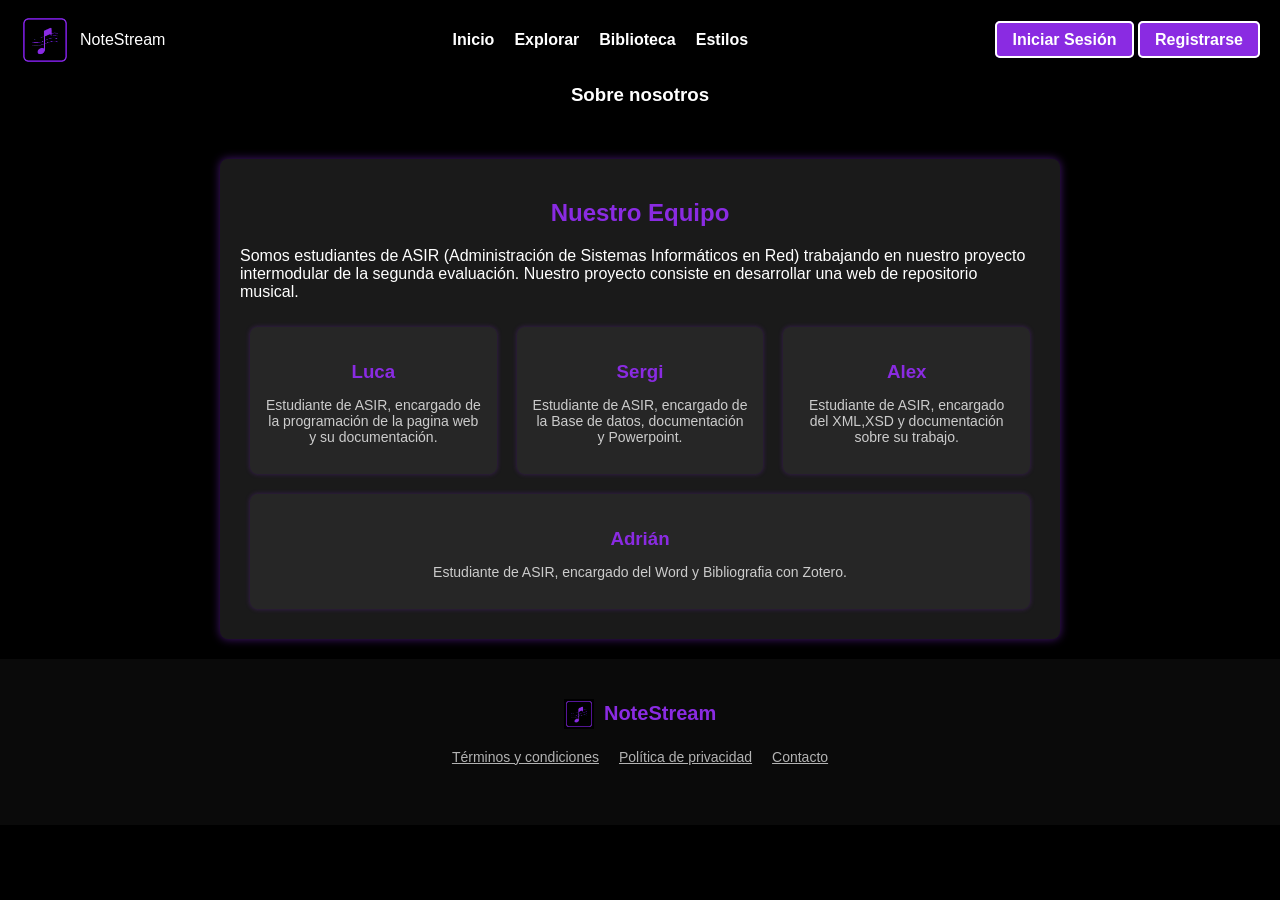
<file: Sobrenosotros.html>
<!DOCTYPE html>
<html lang="es">
<head>
    <meta charset="UTF-8">
    <meta name="viewport" content="width=device-width, initial-scale=1.0">
    <title>Sobre Nosotros - Repositorio Musical</title>
    <link rel="stylesheet" href="Sobrenosotros.css">
    <link rel="icon" href="imagen (1).png">
</head>
<body>
    <header>
        <nav>
            <div class="logo">
                <img src="imagen (1).png" alt="NoteStream Logo">
                <span>NoteStream</span>
            </div>
            <ul class="nav-links">
                <li><a href="index.html">Inicio</a></li>
                <li><a href="explore.html">Explorar</a></li>
                <li><a href="biblioteca.html">Biblioteca</a></li>
                <li><a href="estilos.html">Estilos</a></li>
            </ul>
            <div class="user-actions">
                <a href="Iniciodesesion.html" class="btn-login">Iniciar Sesión</a>
                <a href="registro.html" class="btn-signup">Registrarse</a>
            </div>
        </nav>
        <b><h3>Sobre nosotros</h3></b>
    </header>

    <main>
        <section class="about-us">
            <h2>Nuestro Equipo</h2>
            <p>Somos estudiantes de ASIR (Administración de Sistemas Informáticos en Red) trabajando en nuestro proyecto intermodular de la segunda evaluación. Nuestro proyecto consiste en desarrollar una web de repositorio musical.</p>

            <div class="team-members">
                <div class="member">
                    <h3>Luca</h3>
                    <p>Estudiante de ASIR, encargado de la programación de la pagina web y su documentación.</p>
                </div>
                <div class="member">
                    <h3>Sergi</h3>
                    <p>Estudiante de ASIR, encargado de la Base de datos, documentación y Powerpoint.</p>
                </div>
                <div class="member">
                    <h3>Alex</h3>
                    <p>Estudiante de ASIR, encargado del XML,XSD y documentación sobre su trabajo.</p>
                </div>
                <div class="member">
                    <h3>Adrián</h3>
                    <p>Estudiante de ASIR, encargado del Word y Bibliografia con Zotero.</p>
                </div>
            </div>
        </section>
    </main>

    <footer>
        <div class="footer-content">
            <div class="footer-logo">
                <img src="imagen (1).png" alt="NoteStream Logo">
                <span>NoteStream</span>
            </div>
            <div class="footer-links">
                <a href="#">Términos y condiciones</a>
                <a href="#">Política de privacidad</a>
                <a href="Contacto.html">Contacto</a>
            </div>
            <div class="social-media">
                <a href="#"><i class="fab fa-facebook"></i></a>
                <a href="#"><i class="fab fa-twitter"></i></a>
                <a href="#"><i class="fab fa-instagram"></i></a>
            </div>
        </div>
    </footer>
</body>
</html>
</file>
<file: proycto.css>
/* General Styles */
body {
    font-family: 'Roboto', sans-serif;
    margin: 0;
    padding: 0;
    background-color: #1a1a1a;
    color: #ffffff;
}

a {
    text-decoration: none;
    color: inherit;
}

/* Header */
header {
    background-color: black; /* Morado */
    padding: 15px 0;
    text-align: center;
}

nav {
    display: flex;
    justify-content: space-between;
    align-items: center;
    padding: 0 20px;
}

.logo {
    display: flex;
    align-items: center;
}

.logo img {
    width: 50px;
    margin-right: 10px;
}

.nav-links {
    list-style: none;
    display: flex;
    gap: 20px;
}

.nav-links li {
    display: inline;
}

.nav-links a {
    text-decoration: none;
    color: white;
    font-weight: bold;
    transition: color 0.3s;
}

.nav-links a:hover {
    color: #e0b3ff; /* Morado más claro */
}

/* Botones de usuario */
.user-actions a {
    padding: 8px 15px;
    border-radius: 5px;
    text-decoration: none;
    font-weight: bold;
}

.btn-login {
    background-color: #8a2be2;
    color: white;
    border: 2px solid white;
}

.btn-signup {
    background-color: #8a2be2;
    color:white;
    border: 2px solid white;
}

.btn-login:hover, .btn-signup:hover {
    background-color: #e0b3ff;
    color: black;
}

/* Hero Section */
.hero {
    background: linear-gradient(to right, #0a0a0a, #1a1a1a);
    padding: 100px 40px;
    text-align: center;
}

.hero h1 {
    font-size: 48px;
    margin-bottom: 20px;
}

.hero p {
    font-size: 18px;
    margin-bottom: 40px;
}

.btn-explore {
    padding: 15px 30px;
    background-color: #8a2be2;
    color: #ffffff;
    border-radius: 30px;
    font-size: 18px;
    font-weight: bold;
    transition: background-color 0.3s;
}

.btn-explore:hover {
    background-color: #6a1b9a;
}

/* Featured Tracks Section */
.featured-tracks {
    padding: 60px 40px;
    background-color: #1a1a1a;
}

.featured-tracks h2 {
    font-size: 32px;
    margin-bottom: 40px;
    text-align: center;
}

.track-list {
    display: flex;
    flex-wrap: wrap;
    justify-content: center;
    gap: 20px;
}

.track {
    text-align: center;
    background-color: #0a0a0a;
    padding: 20px;
    border-radius: 10px;
    transition: transform 0.3s, box-shadow 0.3s;
}

.track:hover {
    transform: scale(1.05);
    box-shadow: 0 0 15px rgba(138, 43, 226, 0.5);
}

.track img {
    width: 100%;
    max-width: 200px;
    border-radius: 10px;
}

.track h3 {
    font-size: 20px;
    margin: 15px 0 5px;
}

.track p {
    font-size: 16px;
    color: #b3b3b3;
}

/* Filtros en explore.html */
.filters {
    background-color: #0a0a0a;
    padding: 40px;
    text-align: center;
}

.filters h2 {
    font-size: 28px;
    margin-bottom: 20px;
}

.filter-options {
    display: flex;
    flex-wrap: wrap;
    justify-content: center;
    gap: 15px;
    margin-top: 20px;
}

.filter-options input, .filter-options select, .filter-options button {
    padding: 10px 15px;
    border-radius: 20px;
    border: none;
    font-size: 16px;
}

.filter-options input {
    width: 200px;
}

.filter-options select {
    background-color: #1a1a1a;
    color: #ffffff;
    border: 2px solid #8a2be2;
}

.filter-options select:focus {
    outline: none;
}

.filter-options button {
    background-color: #8a2be2;
    color: #ffffff;
    cursor: pointer;
    transition: background-color 0.3s;
}

.filter-options button:hover {
    background-color: #6a1b9a;
}

/* Footer */
footer {
    background-color: #0a0a0a;
    padding: 40px;
    text-align: center;
}

.footer-content {
    display: flex;
    flex-direction: column;
    align-items: center;
    gap: 20px;
}

.footer-logo {
    display: flex;
    align-items: center;
}

.footer-logo img {
    height: 30px;
    margin-right: 10px;
}

.footer-logo span {
    font-size: 20px;
    font-weight: bold;
    color: #8a2be2;
}

.footer-links {
    display: flex;
    gap: 20px;
}

.footer-links a {
    font-size: 14px;
    color: #b3b3b3;
    transition: color 0.3s;
}

.footer-links a:hover {
    color: #8a2be2;
}

.social-media {
    display: flex;
    gap: 15px;
}

.social-media a {
    font-size: 20px;
    color: #b3b3b3;
    transition: color 0.3s;
}

.social-media a:hover {
    color: #8a2be2;
}

/* Responsividad */
@media (max-width: 768px) {
    header {
        flex-direction: column;
        text-align: center;
    }

    .nav-links {
        flex-direction: column;
        gap: 10px;
    }

    .user-actions {
        flex-direction: column;
        gap: 10px;
    }

    .track-list {
        flex-direction: column;
        align-items: center;
    }

    .filter-options {
        flex-direction: column;
    }
}
</file>
<file: explore.css>
body {
    background-color: #000; /* Fondo negro */
    color: #fff; /* Texto en blanco */
    font-family: 'Roboto', sans-serif;
    margin: 0;
    padding: 0;
}

/* Header */
header {
    background-color: black; /* Morado */
    padding: 15px 0;
    text-align: center;
}

nav {
    display: flex;
    justify-content: space-between;
    align-items: center;
    padding: 0 20px;
}

.logo {
    display: flex;
    align-items: center;
}

.logo img {
    width: 50px;
    margin-right: 10px;
}

.nav-links {
    list-style: none;
    display: flex;
    gap: 20px;
}

.nav-links li {
    display: inline;
}

.nav-links a {
    text-decoration: none;
    color: white;
    font-weight: bold;
    transition: color 0.3s;
}

.nav-links a:hover {
    color: #e0b3ff; /* Morado más claro */
}

/* Botones de usuario */
.user-actions a {
    padding: 8px 15px;
    border-radius: 5px;
    text-decoration: none;
    font-weight: bold;
}

.btn-login {
    background-color: #8a2be2;
    color: white;
    border: 2px solid white;
}

.btn-signup {
    background-color: #8a2be2;
    color:white;
    border: 2px solid white;
}

.btn-login:hover, .btn-signup:hover {
    background-color: #e0b3ff;
    color: black;
}

/* Filtros */
.filters {
    text-align: center;
    padding: 20px;
}

.filters input, .filters select, .filters button {
    padding: 10px;
    margin: 5px;
    border-radius: 5px;
    border: 1px solid #8a2be2;
    background-color: #1a001f;
    color: white;
}

.filters button {
    background-color: #8a2be2;
    color: white;
    cursor: pointer;
}

.filters button:hover {
    background-color: #e0b3ff;
    color: black;
}

/* Contenedor de resultados */
.track-list {
    display: flex; /* Usamos flexbox para organizar los elementos en horizontal */
    justify-content: space-around; /* Distribuye el espacio entre los elementos */
    flex-wrap: wrap; /* Permite que los elementos se envuelvan si no caben en una línea */
    gap: 20px; /* Espacio entre los elementos */
    padding: 20px;
}

/* Estilos para cada track */
.track {
    flex: 1 1 30%; /* Cada track ocupa un 30% del espacio disponible */
    text-align: center;
    border: 1px solid #8a2be2;
    border-radius: 10px;
    padding: 15px;
    background-color: #1a001f;
    color: white;
}

.track img {
    max-width: 100%;
    border-radius: 5px;
}

.track h3 {
    margin: 10px 0;
}

.track p {
    margin: 5px 0;
}

.album-links {
    margin-top: 10px;
}

.album-links a {
    display: block;
    color: #8a2be2;
    text-decoration: none;
    margin: 5px 0;
}

.album-links a:hover {
    color: #e0b3ff;
}
/* Lista de canciones */
.featured-tracks {
    text-align: center;
    padding: 20px;
}

.track-list {
    display: flex;
    justify-content: center; /* Centra los elementos horizontalmente */
    flex-wrap: nowrap; /* Evita que los elementos se envuelvan a la siguiente línea */
    gap: 20px; /* Espacio entre los elementos */
}

.track {
    background-color: #1a001f; /* Morado oscuro */
    padding: 15px;
    border-radius: 10px;
    text-align: center;
    width: 30%; /* Ancho fijo para cada tarjeta */
    min-width: 250px; /* Ancho mínimo para mantener la consistencia */
    box-shadow: 2px 2px 10px rgba(255, 255, 255, 0.2);
}

.track img {
    width: 70%;
    border-radius: 10px;
}

.album-links {
    margin-top: 10px;
}

.album-links a {
    display: block;
    margin-top: 5px;
    text-decoration: none;
    color: white;
    font-weight: bold;
}

.album-links a:hover {
    color: #8a2be2;
    text-decoration: underline;
}

/* Footer */
/* Estilo general del footer */
footer {
    background-color: #000;
    color: white;
    text-align: center;
    padding: 20px 0;
    font-family: Arial, sans-serif;
}

/* Contenedor del footer */
.footer-content {
    display: flex;
    flex-direction: column;
    align-items: center;
    gap: 10px;
}

/* Estilo del logo y nombre */
.footer-logo {
    display: flex;
    align-items: center;
    gap: 10px;
}

.footer-logo img {
    width: 30px;
    height: 30px;
}

.brand-name {
    font-size: 18px;
    font-weight: bold;
    color: #8a2be2;
}

/* Enlaces del footer */
.footer-links {
    display: flex;
    gap: 20px;

}

.footer-links a {
    color: white;
    text-decoration: none;
    font-size: 14px;
    transition: color 0.3s ease;
}

.footer-links a:hover {
    color: #8a2be2;
}

/* Redes sociales */
.social-media {
    display: flex;
    gap: 15px;
}

.social-media a {
    color: white;
    font-size: 20px;
    transition: color 0.3s ease;
}

.social-media a:hover {
    color: #8a2be2;
}


/* Página de álbum */
h1 {
    text-align: center;
    color: white;
}

ul {
    list-style: none;
    padding: 0;
    text-align: center;
}

ul li {
    margin: 10px 0;
}

ul li a {
    text-decoration: none;
    font-size: 18px;
    color: white;
    font-weight: bold;
}

ul li a:hover {
    color: #e0b3ff;
}

/* Canciones */
.song {
    text-align: center;
    padding: 20px;
}

.song h2 {
    color: white;
}

.song a {
    text-decoration: none;
    font-size: 18px;
    color: #e0b3ff;
    font-weight: bold;
}

.song a:hover {
    color: white;
}
.imgalbum{
    text-align: center;;
}
.button{
    background-color: #8a2be2;
    color: white;
    border: 2px solid white
}
.button {
    background-color: #8a2be2;
    color: black;
}
</file>
<file: biblioteca.css>
body {
    background-color: black;
    color: white;
    font-family: 'Roboto', sans-serif;
}

.container {
    padding: 16px;
}

.header {
    display: flex;
    align-items: center;
    margin-bottom: 16px;
}

.header i {
    font-size: 24px;
}

.header h1 {
    margin-left: 16px;
    font-size: 24px;
    font-weight: bold;
}

.buttons {
    display: flex;
    gap: 16px;
    margin-bottom: 16px;
}

.buttons button {
    background-color: 8a2be2;
    color: white;
    padding: 8px 16px;
    border-radius: 9999px;
    border: none;
    cursor: pointer;
}

.table-header {
    display: flex;
    justify-content: space-between;
    color: #9CA3AF;
    margin-bottom: 8px;
}

.table-header-right {
    display: flex;
    gap: 64px;
}

.item {
    display: flex;
    justify-content: space-between;
    align-items: center;
    padding: 8px;
    border-radius: 8px;
    margin-bottom: 8px;
}

.item-left {
    display: flex;
    align-items: center;
    gap: 16px;
}

.item-left img {
    width: 50px;
    height: 50px;
}

.item-right {
    display: flex;
    gap: 64px;
    color: #9CA3AF;
}

.bg-gray-800 {
    background-color: #1F2937;
}

.bg-gray-700 {
    background-color: #374151;
}

.text-white {
    color: white;
}

.text-gray-400 {
    color: #9CA3AF;
}

.text-sm {
    font-size: 14px;
    text-align: justify;
    color:  #8a2be2;
}
</file>
<file: contacto.css>
body {
    background-color: #000;
    color: white;
    font-family: 'Poppins', sans-serif;
    margin: 0;
    padding: 0;
    text-align: center;
}

header {
    background-color: black; /* Morado */
    padding: 15px 0;
    text-align: center;
}

nav {
    display: flex;
    justify-content: space-between;
    align-items: center;
    padding: 0 20px;
}

.logo {
    display: flex;
    align-items: center;
}

.logo img {
    width: 50px;
    margin-right: 10px;
}

.nav-links {
    list-style: none;
    display: flex;
    gap: 20px;
}

.nav-links li {
    display: inline;
}

.nav-links a {
    text-decoration: none;
    color: white;
    font-weight: bold;
    transition: color 0.3s;
}

.nav-links a:hover {
    color: #e0b3ff; /* Morado más claro */
}
/* Botones de usuario */
.user-actions a {
    padding: 8px 15px;
    border-radius: 5px;
    text-decoration: none;
    font-weight: bold;
}

.btn-login {
    background-color: #8a2be2;
    color: white;
    border: 2px solid white;
}

.btn-signup {
    background-color: #8a2be2;
    color:white;
    border: 2px solid white;
}

.btn-login:hover, .btn-signup:hover {
    background-color: #e0b3ff;
    color: black;
}

.info, .contacto {
    max-width: 800px;
    margin: 40px auto;
    padding: 20px;
    background: #111;
    border-radius: 10px;
    box-shadow: 0px 0px 10px rgba(138, 43, 226, 0.5);
}

h2 {
    color: #fff;
    border-bottom: 2px solid #8a2be2;
    padding-bottom: 5px;
    margin-bottom: 20px;
}

p {
    font-size: 18px;
    line-height: 1.6;
}

footer {
    background-color: #111;
    color: #8a2be2;
    padding: 15px;
    font-size: 14px;
    position: fixed;
    width: 100%;
    bottom: 0;
}
</file>
<file: estilos.css>
body {
    font-family: Arial, sans-serif;
    background-color: #1a001f;
    color: white;
    margin: 0;
    padding: 0;
}
header {
    background-color: #8a2be2;
    padding: 20px;
    text-align: center;
}
h1 {
    margin: 0;
    font-size: 2.5em;
}
.container {
    display: flex;
    flex-wrap: wrap;
    justify-content: space-around;
    padding: 20px;
    gap: 20px;
}
.style-card {
    background-color: #2a003f;
    border-radius: 10px;
    padding: 20px;
    width: 45%;
    box-shadow: 0 4px 8px rgba(0, 0, 0, 0.3);
    text-align: center;
}
.style-card img {
    max-width: 100%;
    border-radius: 10px;
    margin-bottom: 15px;
}
.style-card h2 {
    color: #8a2be2;
    margin-bottom: 10px;
}
.style-card p {
    font-size: 1em;
    line-height: 1.5;
}
.style-card ul {
    list-style-type: none;
    padding: 0;
}
.style-card ul li {
    margin: 5px 0;
    color: #e0b3ff;
}
footer {
    background-color: #0a0a0a;
    padding: 40px;
    text-align: center;
}

.footer-content {
    display: flex;
    flex-direction: column;
    align-items: center;
    gap: 20px;
}

.footer-logo {
    display: flex;
    align-items: center;
}

.footer-logo img {
    height: 30px;
    margin-right: 10px;
}

.footer-logo span {
    font-size: 20px;
    font-weight: bold;
    color: #8a2be2;
}

.footer-links {
    display: flex;
    gap: 20px;
}

.footer-links a {
    font-size: 14px;
    color: #b3b3b3;
    transition: color 0.3s;
}

.footer-links a:hover {
    color: #8a2be2;
}

.social-media {
    display: flex;
    gap: 15px;
}

.social-media a {
    font-size: 20px;
    color: #b3b3b3;
    transition: color 0.3s;
}

.social-media a:hover {
    color: #8a2be2;
}

/* Responsividad */
@media (max-width: 768px) {
    header {
        flex-direction: column;
        text-align: center;
    }

    .nav-links {
        flex-direction: column;
        gap: 10px;
    }

    .user-actions {
        flex-direction: column;
        gap: 10px;
    }

    .track-list {
        flex-direction: column;
        align-items: center;
    }

    .filter-options {
        flex-direction: column;
    }
}

footer p {
    margin: 0;
}
header {
    background-color: black; /* Morado */
    padding: 15px 0;
    text-align: center;
}

nav {
    display: flex;
    justify-content: space-between;
    align-items: center;
    padding: 0 20px;
}

.logo {
    display: flex;
    align-items: center;
}

.logo img {
    width: 50px;
    margin-right: 10px;
}

.nav-links {
    list-style: none;
    display: flex;
    gap: 20px;
}

.nav-links li {
    display: inline;
}

.nav-links a {
    text-decoration: none;
    color: white;
    font-weight: bold;
    transition: color 0.3s;
}

.nav-links a:hover {
    color: #e0b3ff; /* Morado más claro */
}

/* Botones de usuario */
.user-actions a {
    padding: 8px 15px;
    border-radius: 5px;
    text-decoration: none;
    font-weight: bold;
}

.btn-login {
    background-color: #8a2be2;
    color: white;
    border: 2px solid white;
}

.btn-signup {
    background-color: #8a2be2;
    color:white;
    border: 2px solid white;
}

.btn-login:hover, .btn-signup:hover {
    background-color: #e0b3ff;
    color: black;
}
</file>
<file: Sobrenosotros.css>
/* Estilos generales */
body {
    font-family: Arial, sans-serif;
    margin: 0;
    padding: 0;
    background-color: #000; /* Fondo negro */
    color: #fff; /* Texto blanco */
}

header {
    background-color: #8a2be2; /* Violeta */
    color: #fff;
    padding: 20px;
    text-align: center;
    box-shadow: 0 4px 6px rgba(0, 0, 0, 0.1);
}

main {
    padding: 20px;
}

.about-us {
    max-width: 800px;
    margin: 0 auto;
    background-color: #1a1a1a; /* Fondo gris oscuro */
    padding: 20px;
    border-radius: 8px;
    box-shadow: 0 0 10px rgba(138, 43, 226, 0.5); /* Sombra violeta */
}

.about-us h2 {
    text-align: center;
    margin-bottom: 20px;
    color: #8a2be2; /* Violeta */
}

.team-members {
    display: flex;
    flex-wrap: wrap;
    justify-content: space-around;
}

.member {
    flex: 1 1 200px;
    margin: 10px;
    padding: 15px;
    background-color: #262626; /* Fondo gris más oscuro */
    border-radius: 8px;
    box-shadow: 0 0 5px rgba(138, 43, 226, 0.3); /* Sombra violeta */
    text-align: center;
    transition: transform 0.3s ease, box-shadow 0.3s ease;
}

.member:hover {
    transform: translateY(-5px); /* Efecto de levantar al pasar el ratón */
    box-shadow: 0 5px 15px rgba(138, 43, 226, 0.5); /* Sombra más intensa */
}

.member h3 {
    margin-bottom: 10px;
    color: #8a2be2; /* Violeta */
}

.member p {
    font-size: 14px;
    color: #ccc; /* Texto gris claro */
}


header {
    background-color: black; /* Morado */
    padding: 15px 0;
    text-align: center;
}

nav {
    display: flex;
    justify-content: space-between;
    align-items: center;
    padding: 0 20px;
}

.logo {
    display: flex;
    align-items: center;
}

.logo img {
    width: 50px;
    margin-right: 10px;
}

.nav-links {
    list-style: none;
    display: flex;
    gap: 20px;
}

.nav-links li {
    display: inline;
}

.nav-links a {
    text-decoration: none;
    color: white;
    font-weight: bold;
    transition: color 0.3s;
}

.nav-links a:hover {
    color: #e0b3ff; /* Morado más claro */
}

/* Botones de usuario */
.user-actions a {
    padding: 8px 15px;
    border-radius: 5px;
    text-decoration: none;
    font-weight: bold;
}

.btn-login {
    background-color: #8a2be2;
    color: white;
    border: 2px solid white;
}

.btn-signup {
    background-color: #8a2be2;
    color:white;
    border: 2px solid white;
}

.btn-login:hover, .btn-signup:hover {
    background-color: #e0b3ff;
    color: black;
}
/* Footer */
footer {
    background-color: #0a0a0a;
    padding: 40px;
    text-align: center;
}

.footer-content {
    display: flex;
    flex-direction: column;
    align-items: center;
    gap: 20px;
}

.footer-logo {
    display: flex;
    align-items: center;
}

.footer-logo img {
    height: 30px;
    margin-right: 10px;
}

.footer-logo span {
    font-size: 20px;
    font-weight: bold;
    color: #8a2be2;
}

.footer-links {
    display: flex;
    gap: 20px;
}

.footer-links a {
    font-size: 14px;
    color: #b3b3b3;
    transition: color 0.3s;
}

.footer-links a:hover {
    color: #8a2be2;
}

.social-media {
    display: flex;
    gap: 15px;
}

.social-media a {
    font-size: 20px;
    color: #b3b3b3;
    transition: color 0.3s;
}

.social-media a:hover {
    color: #8a2be2;
}

/* Responsividad */
@media (max-width: 768px) {
    header {
        flex-direction: column;
        text-align: center;
    }

    .nav-links {
        flex-direction: column;
        gap: 10px;
    }

    .user-actions {
        flex-direction: column;
        gap: 10px;
    }

    .track-list {
        flex-direction: column;
        align-items: center;
    }

    .filter-options {
        flex-direction: column;
    }
}
</file>
